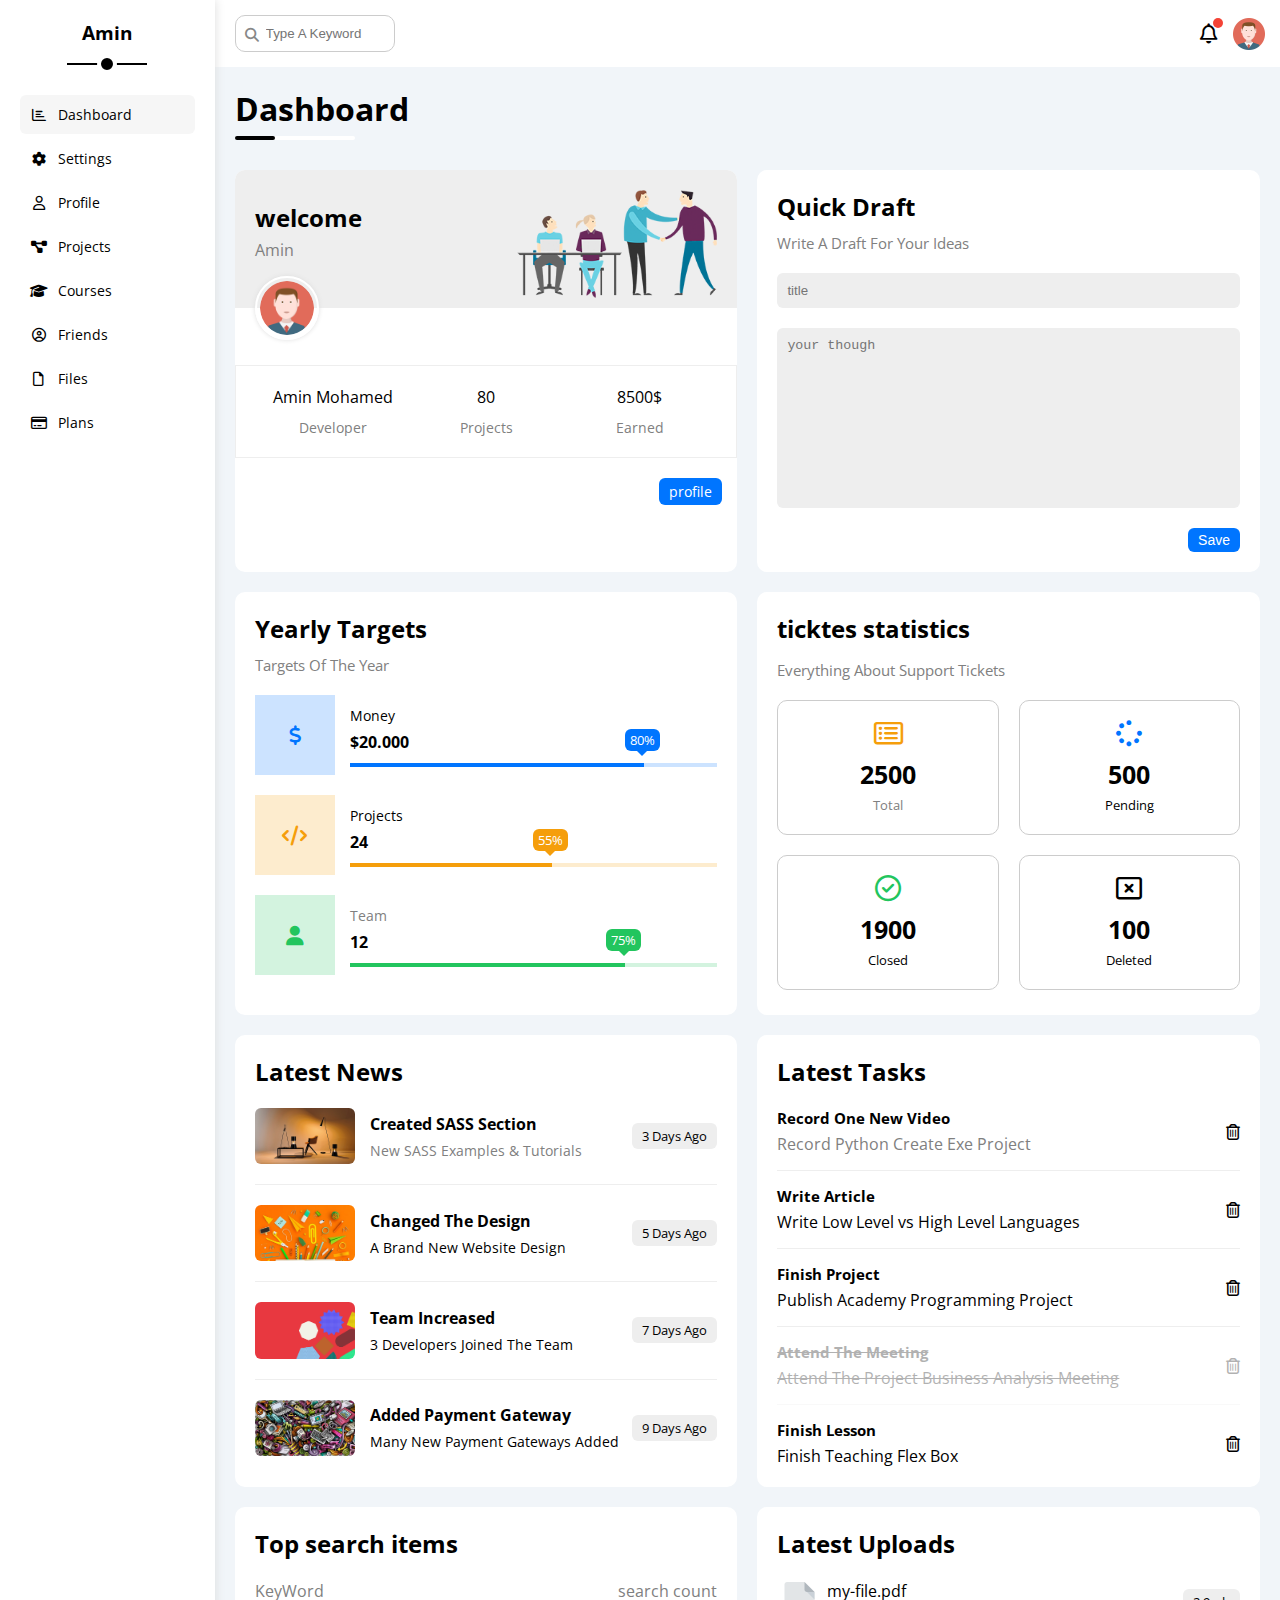
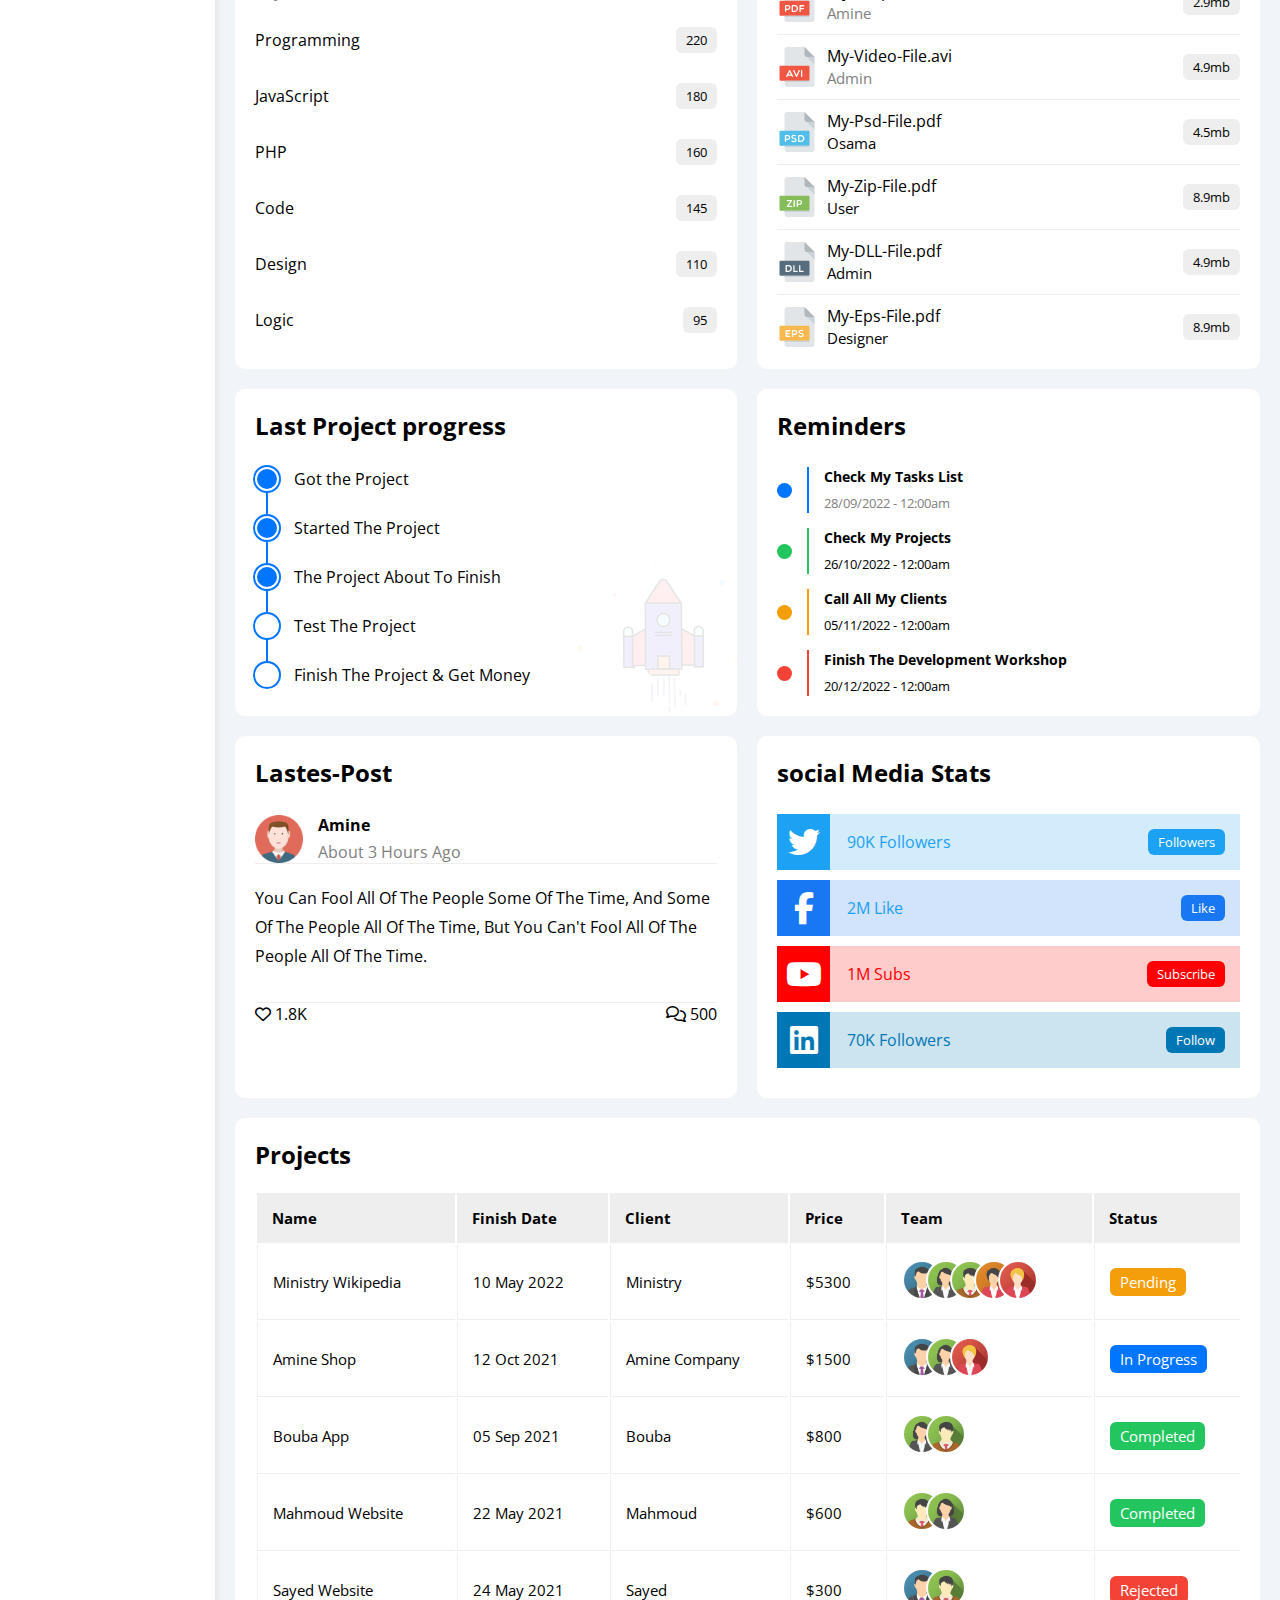
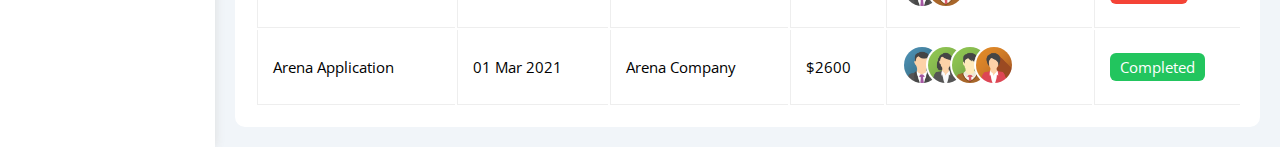
<file: index.html>
<!DOCTYPE html>
<html lang="en">

<head>
    <meta charset="UTF-8" />
    <meta http-equiv="X-UA-Compatible" content="IE=edge" />
    <meta name="viewport" content="width=device-width, initial-scale=1.0" />
    <title>Dashboard</title>
    <link rel="stylesheet" href="./css/all.min.css">
    <link rel="stylesheet" href="./css/framework.css">
    <link rel="stylesheet" href="./css/stayel.css">
    <link rel="preconnect" href="https://fonts.googleapis.com">
    <link rel="preconnect" href="https://fonts.gstatic.com" crossorigin>
    <link href="https://fonts.googleapis.com/css2?family=Open+Sans:ital,wght@0,300..800;1,300..800&display=swap"
        rel="stylesheet">

<body>
    <div class="page d-flex">
        <div class="sidebar  bg-white p-20 p-relative">
            <h3 class=" p-relative txt-c mt-0">Amin</h3>
            <ul>
                <li>
                    <a class="active d-flex align-center fs-14  c-black rad-6 p-10" href=">index.html">
                        <i class="fa-regular fa-chart-bar fa-fw"></i>
                        <span>Dashboard</span>
                    </a>
                </li>
                <li>
                    <a class="d-flex align-center fs-14 c-black rad-6 p-10" href="settings.html">
                        <i class="fa-solid fa-gear fa-fw"></i>
                        <span>Settings</span>
                    </a>
                </li>
                <li>
                    <a class="d-flex align-center fs-14 c-black rad-6 p-10" href="profile.html">
                        <i class="fa-regular fa-user fa-fw"></i>
                        <span>Profile</span>
                    </a>
                </li>
                <li>
                    <a class="d-flex align-center fs-14 c-black rad-6 p-10" href="projects.html">
                        <i class="fa-solid fa-diagram-project fa-fw"></i>
                        <span>Projects</span>
                    </a>
                </li>
                <li>
                    <a class="d-flex align-center fs-14 c-black rad-6 p-10" href="courses.html">
                        <i class="fa-solid fa-graduation-cap fa-fw"></i>
                        <span>Courses</span>
                    </a>
                </li>
                <li>
                    <a class="d-flex align-center fs-14 c-black rad-6 p-10" href="friends.html">
                        <i class="fa-regular fa-circle-user fa-fw"></i>
                        <span>Friends</span>
                    </a>
                </li>
                <li>
                    <a class="d-flex align-center fs-14 c-black rad-6 p-10" href="files.html">
                        <i class="fa-regular fa-file fa-fw"></i>
                        <span>Files</span>
                    </a>
                </li>
                <li>
                    <a class="d-flex align-center fs-14 c-black rad-6 p-10" href="plans.html">
                        <i class="fa-regular fa-credit-card fa-fw"></i>
                        <span>Plans</span>
                    </a>
                </li>
            </ul>
        </div>
        <div class="content w-full">
            <!-- start head -->
            <div class="head bg-white p-15 d-flex align-center between-flex">
                <div class="search p-relative">
                    <input class="p-10" type="search" placeholder="Type A Keyword">
                </div>
                <div class="icon d-flex align-center ">
                    <span class="notification p-relative  ">
                        <i class="fa-regular fa-bell fa-lg"></i>
                    </span>
                    <img src="./image/avatar.png" alt="">
                </div>
            </div>
            <!-- End head -->
            <h1 class="p-relative">Dashboard</h1>
            <div class="wrappre d-grid gap-20">
                <!-- Start Welcome Widget -->
                <div class="welcome bg-white rad-10 txt-c-mobile block-mobile">
                    <div class="intro p-20 between-flex bg-eee">
                        <div>
                            <h2 class="m-0">welcome</h2>
                            <p class="c-gray mt-5">Amin</p>
                        </div>
                        <img src="./image/welcome.png" class="hide-mobile">
                    </div>
                    <img src="./image/avatar.png" class="avatar">
                    <div class="body txt-c d-flex p-20 mt-20 mb-20 block-mobile">
                        <div>Amin Mohamed <span class="d-block c-gray fs-14 mt-10">Developer</span></div>
                        <div>80<span class="d-block c-gray fs-14 mt-10">Projects</span></div>
                        <div>8500$ <span class="d-block c-gray fs-14 mt-10">Earned</span></div>

                    </div>
                    <a href="profile.html" class="visit d-block fs-14 rad-6 bg-blue c-white w-fit btn-shape">profile</a>
                </div>
                <!-- End Welcome Widget -->
                <!-- Start Quick Draft Widget -->
                <div class="quick-drafet p-20 bg-white rad-10">
                    <h2 class=" mt-0 mb-10"> Quick Draft</h2>
                    <p class="mt-0 mb-20 c-gray fs-15">Write A Draft For Your Ideas</p>
                    <form>
                        <input class="d-block mb-20 w-full p-10 b-none bg-eee rad-6" type="text" placeholder="title">
                        <textarea class="d-block mb-20 w-full p-10 b-none bg-eee rad-6"
                            placeholder="your though"></textarea>
                        <input class="save d-block fs-14 bg-blue c-white b-none w-fit btn-shape" type="submit"
                            value="Save">
                    </form>
                </div>

                <!-- End Quick Draft Widget -->
                <!-- Start Targets  Widget-->
                <div class="targets p-20 bg-white rad-10">
                    <h2 class="mt-0 mb-10">Yearly Targets</h2>
                    <p class="mt-0 mb-20 c-gray fs-15">Targets Of The Year</p>
                    <div class="target-row mb-20 blue center-flex">
                        <div class="icon center-flex">
                            <i class="fa-solid fa-dollar-sign fa-lg c-blue"></i>
                        </div>
                        <div class="details">
                            <span class="fs-14 c-grey">Money</span>
                            <span class="d-block mt-5 mb-10 fw-bold">$20.000</span>
                            <div class="progress p-relative">
                                <span class="bg-blue blue" style="width: 80%">
                                    <span class="bg-blue">80%</span>
                                </span>
                            </div>
                        </div>
                    </div>
                    <div class="target-row mb-20 center-flex orange">
                        <div class="icon center-flex">
                            <i class="fa-solid fa-code fa-lg c-orange"></i>
                        </div>
                        <div class="details">
                            <span class="fs-14 c-grey">Projects</span>
                            <span class="d-block mt-5 mb-10 fw-bold">24</span>
                            <div class="progress p-relative">
                                <span class="bg-orange orange" style="width: 55%">
                                    <span class="bg-orange">55%</span>
                                </span>
                            </div>
                        </div>
                    </div>
                    <div class="target-row mb-20 center-flex green">
                        <div class="icon center-flex">
                            <i class="fa-solid fa-user fa-lg c-green"></i>
                        </div>
                        <div class="details">
                            <span class="fs-14 c-gray">Team</span>
                            <span class="d-block mt-5 mb-10 fw-bold">12</span>
                            <div class="progress p-relative">
                                <span class="bg-green green" style="width: 75%">
                                    <span class="bg-green">75%</span>
                                </span>
                            </div>
                        </div>
                    </div>
                </div>
                <!-- End Targets widget -->
                <!-- Start ticktes widget -->
                <div class="ticktes p-20 bg-white rad-10">
                    <h2 class="mt-0 mb-0 ">ticktes statistics</h2>
                    <p class=" mb-20 fs-15 c-gray">Everything About Support Tickets</p>
                    <div class="d-flex txt-c gap-20 f-warb">
                        <div class="box p-20 rad-10  fs-13 c-gray ">
                            <i class="fa-regular fa-rectangle-list fa-2x mb-10 c-orange"></i>
                            <span class="d-block c-black fw-bold fs-25 mb-5">2500</span>
                            Total
                        </div>
                        <div class="box p-20 rad-10 fs-13 c-grey">
                            <i class="fa-solid fa-spinner fa-2x mb-10 c-blue"></i>
                            <span class="d-block c-black fw-bold fs-25 mb-5">500</span>
                            Pending
                        </div>
                        <div class="box p-20 rad-10 fs-13 c-grey">
                            <i class="fa-regular fa-circle-check fa-2x mb-10 c-green"></i>
                            <span class="d-block c-black fw-bold fs-25 mb-5">1900</span>
                            Closed
                        </div>
                        <div class="box p-20 rad-10 fs-13 c-grey">
                            <i class="fa-regular fa-rectangle-xmark fa-2x mb-10 c-red"></i>
                            <span class="d-block c-black fw-bold fs-25 mb-5">100</span>
                            Deleted
                        </div>

                    </div>
                </div>
                <!-- End ticktes widget -->
                <!-- start latest News -->
                <div class="latest-News p-20 bg-white rad-10 txt-c-mobile">
                    <h2 class="mt-0 mb-20"> Latest News</h2>
                    <div class="news-row d-flex align-center">
                        <img src="./image/news-01.png" alt="">
                        <div class="info">
                            <h3>Created SASS Section</h3>
                            <p class="m-0 fs-14 c-gray">New SASS Examples & Tutorials</p>
                        </div>
                        <div class="btn-shape bg-eee fs-13 label">3 Days Ago</div>
                    </div>
                    <div class="news-row d-flex align-center">
                        <img decoding="async" src="./image/news-02.png" alt="" />
                        <div class="info">
                            <h3>Changed The Design</h3>
                            <p class="m-0 fs-14 c-grey">A Brand New Website Design</p>
                        </div>
                        <div class="btn-shape bg-eee fs-13 label">5 Days Ago</div>
                    </div>
                    <div class="news-row d-flex align-center">
                        <img decoding="async" src="./image/news-03.png" alt="" />
                        <div class="info">
                            <h3>Team Increased</h3>
                            <p class="m-0 fs-14 c-grey">3 Developers Joined The Team</p>
                        </div>
                        <div class="btn-shape bg-eee fs-13 label">7 Days Ago</div>
                    </div>
                    <div class="news-row d-flex align-center">
                        <img decoding="async" src="./image/news-04.png" alt="" />
                        <div class="info">
                            <h3>Added Payment Gateway</h3>
                            <p class="m-0 fs-14 c-grey">Many New Payment Gateways Added</p>
                        </div>
                        <div class="btn-shape bg-eee fs-13 label">9 Days Ago</div>
                    </div>
                </div>
                <!-- End latest News-->
                <!-- start tasks -->
                <div class="tasks p-20 bg-white rad-10">
                    <h2 class="mt-0 mb-20">Latest Tasks</h2>
                    <div class="task-row between-flex">
                        <div class="info">
                            <h3 class="mt-0 mb-5 fs-15">Record One New Video</h3>
                            <p class="m-0 c-gray">Record Python Create Exe Project</p>
                        </div>
                        <i class="fa-regular fa-trash-can delete"></i>
                    </div>
                    <div class="task-row between-flex">
                        <div class="info">
                            <h3 class="mt-0 mb-5 fs-15">Write Article</h3>
                            <p class="m-0 c-grey">Write Low Level vs High Level Languages</p>
                        </div>
                        <i class="fa-regular fa-trash-can delete"></i>
                    </div>
                    <div class="task-row between-flex">
                        <div class="info">
                            <h3 class="mt-0 mb-5 fs-15">Finish Project</h3>
                            <p class="m-0 c-grey">Publish Academy Programming Project</p>
                        </div>
                        <i class="fa-regular fa-trash-can delete"></i>
                    </div>
                    <div class="task-row between-flex done">
                        <div class="info">
                            <h3 class="mt-0 mb-5 fs-15">Attend The Meeting</h3>
                            <p class="m-0 c-grey">Attend The Project Business Analysis Meeting</p>
                        </div>
                        <i class="fa-regular fa-trash-can delete"></i>
                    </div>
                    <div class="task-row between-flex">
                        <div class="info">
                            <h3 class="mt-0 mb-5 fs-15">Finish Lesson</h3>
                            <p class="m-0 c-grey">Finish Teaching Flex Box</p>
                        </div>
                        <i class="fa-regular fa-trash-can delete"></i>
                    </div>
                </div>
                <!-- End tasks -->
                <!-- Start Top Search Word Widget -->
                <div class="search-items p-20 bg-white rad-10">
                    <h2 class="mt-0 mb-20">Top search items</h2>
                    <div class="items-head d-flex between-flex c-gray mb-10">
                        <div>KeyWord</div>
                        <div>search count</div>
                    </div>
                    <div class="items d-flex between-flex pt-15 pb-15 ">
                        <span>Programming</span>
                        <span class="bg-eee btn-shape fs-13">220</span>
                    </div>
                    <div class="items d-flex between-flex pt-15 pb-15">
                        <span>JavaScript</span>
                        <span class="bg-eee btn-shape fs-13">180</span>
                    </div>
                    <div class="items d-flex between-flex pt-15 pb-15">
                        <span>PHP</span>
                        <span class="bg-eee btn-shape fs-13">160</span>
                    </div>
                    <div class="items d-flex between-flex pt-15 pb-15">
                        <span>Code</span>
                        <span class="bg-eee btn-shape fs-13">145</span>
                    </div>
                    <div class="items d-flex between-flex pt-15 pb-15">
                        <span>Design</span>
                        <span class="bg-eee btn-shape fs-13">110</span>
                    </div>
                    <div class="items d-flex between-flex pt-15 pb-15">
                        <span>Logic</span>
                        <span class="bg-eee btn-shape fs-13">95</span>
                    </div>
                </div>
                <!-- End Top Search Word Widget -->
                <!-- Start latest Uploads -->
                <div class="latest-uploads p-20 bg-white rad-10">
                    <h2 class="mt-0 mb-20">Latest Uploads</h2>
                    <ul class="m-0">
                        <li class="between-flex pb-10 mb-10">
                            <div class="d-flex align-center">
                                <img class="mr-10" src="./image/pdf.svg" alt="">
                                <div>
                                    <span class="d-block">my-file.pdf</span>
                                    <span class="fs-15 c-gray">Amine</span>
                                </div>
                            </div>
                            <div class="bg-eee btn-shape fs-13">
                                2.9mb
                            </div>
                        </li>
                        <li class="between-flex pb-10 mb-10">
                            <div class="d-flex align-center">
                                <img decoding="async" class="mr-10" src="./image/avi.svg" alt="" />
                                <div>
                                    <span class="d-block">My-Video-File.avi</span>
                                    <span class="fs-15 c-gray">Admin</span>
                                </div>
                            </div>
                            <div class="bg-eee btn-shape fs-13">4.9mb</div>
                        </li>
                        <li class="between-flex pb-10 mb-10">
                            <div class="d-flex align-center">
                                <img decoding="async" class="mr-10" src="./image/psd.svg" alt="" />
                                <div>
                                    <span class="d-block">My-Psd-File.pdf</span>
                                    <span class="fs-15 c-grey">Osama</span>
                                </div>
                            </div>
                            <div class="bg-eee btn-shape fs-13">4.5mb</div>
                        </li>
                        <li class="between-flex pb-10 mb-10">
                            <div class="d-flex align-center">
                                <img decoding="async" class="mr-10" src="./image/zip.svg" alt="" />
                                <div>
                                    <span class="d-block">My-Zip-File.pdf</span>
                                    <span class="fs-15 c-grey">User</span>
                                </div>
                            </div>
                            <div class="bg-eee btn-shape fs-13">8.9mb</div>
                        </li>
                        <li class="between-flex pb-10 mb-10">
                            <div class="d-flex align-center">
                                <img decoding="async" class="mr-10" src="./image/dll.svg" alt="" />
                                <div>
                                    <span class="d-block">My-DLL-File.pdf</span>
                                    <span class="fs-15 c-grey">Admin</span>
                                </div>
                            </div>
                            <div class="bg-eee btn-shape fs-13">4.9mb</div>
                        </li>
                        <li class="between-flex">
                            <div class="d-flex align-center">
                                <img decoding="async" class="mr-10" src="./image/eps.svg" alt="" />
                                <div>
                                    <span class="d-block">My-Eps-File.pdf</span>
                                    <span class="fs-15 c-grey">Designer</span>
                                </div>
                            </div>
                            <div class="bg-eee btn-shape fs-13">8.9mb</div>
                        </li>
                    </ul>
                </div>
                <!-- End latest Uploads -->
                <!-- Start last project -->
                <div class="last-project bg-white p-20 rad-10 p-relative">
                    <h2 class="mt-0 mb-0"> Last Project progress</h2>
                    <ul class="m-0 p-relative">
                        <li class="mt-25 d-flex align-center done">Got the Project</li>
                        <li class="mt-25 d-flex align-center done">Started The Project</li>
                        <li class="mt-25 d-flex align-center done">The Project About To Finish</li>
                        <li class="mt-25 d-flex align-center current">Test The Project</li>
                        <li class="mt-25 d-flex align-center">Finish The Project & Get Money</li>
                    </ul>
                    <img class="lanch-icon hide-mobile" src="./image/project.png" alt="">
                </div>
                <!-- end last project -->
                <!-- start Reminders -->
                <div class="reminders p-20 bg-white rad-10 p-relative">
                    <h2 class="mt-0 mb-25">Reminders</h2>
                    <ul class="m-0">
                        <li class="d-flex align-center mt-15">
                            <span class="key bg-blue mr-15 d-block rad-half"></span>
                            <div class="pl-15 blue">
                                <p class="fs-14 fw-bold mt-0 mb-5">Check My Tasks List</p>
                                <span class="fs-13 c-gray">28/09/2022 - 12:00am</span>
                            </div>
                        </li>
                        <li class="d-flex align-center mt-15">
                            <span class="key bg-green mr-15 d-block rad-half"></span>
                            <div class="pl-15 green">
                                <p class="fs-14 fw-bold mt-0 mb-5">Check My Projects</p>
                                <span class="fs-13 c-grey">26/10/2022 - 12:00am</span>
                            </div>
                        </li>
                        <li class="d-flex align-center mt-15">
                            <span class="key bg-orange mr-15 d-block rad-half"></span>
                            <div class="pl-15 orange">
                                <p class="fs-14 fw-bold mt-0 mb-5">Call All My Clients</p>
                                <span class="fs-13 c-grey">05/11/2022 - 12:00am</span>
                            </div>
                        </li>
                        <li class="d-flex align-center mt-15">
                            <span class="key bg-red mr-15 d-block rad-half"></span>
                            <div class="pl-15 red">
                                <p class="fs-14 fw-bold mt-0 mb-5">Finish The Development Workshop</p>
                                <span class="fs-13 c-grey">20/12/2022 - 12:00am</span>
                            </div>
                        </li>


                    </ul>
                </div>
                <!-- End Reminders -->
                <!-- Start Lastes Post widget -->
                <div class="lastes-post p-20 bg-white rad-10 p-relative">
                    <h2 class="mt-0 mb-25">Lastes-Post</h2>
                    <div class="Top d-flex align-center">
                        <img class="avatar mr-15" src="./image/avatar.png" alt="">
                        <div class="info">
                            <span class="d-block mb-5 fw-bold">Amine</span>
                            <span class="c-gray">About 3 Hours Ago</span>
                        </div>
                    </div>
                    <div class="post-content txt-c-mobile pt-20 pb-20 mt-0 mb-0">
                        You can fool all of the people some of the time, and some of the people all of the time, but you
                        can't
                        fool all of the people all of the time.
                    </div>
                    <div class="post-stats between-flex c-grey">
                        <div>
                            <i class="fa-regular fa-heart"></i>
                            <span>1.8K</span>
                        </div>
                        <div>
                            <i class="fa-regular fa-comments"></i>
                            <span>500</span>
                        </div>
                    </div>
                </div>
                <!-- End Lastes widget -->
                <!-- Start social media widget -->
                <div class="social-media p-20 bg-white rad-10 p-relative">
                    <h2 class="mt-0 mb-25">social Media Stats</h2>
                    <div class="box twitter p-15 p-relative mb-10 between-flex">
                        <i class="fa-brands fa-twitter fa-2x c-white h-full center-flex"></i>
                        <span>90K Followers</span>
                        <a class="fs-13 c-white btn-shape" href="#"> Followers</a>
                    </div>
                    <div class="box facebook p-15 p-relative mb-10 between-flex">
                        <i class="fa-brands fa-facebook-f fa-2x c-white h-full center-flex"></i>
                        <span>2M Like</span>
                        <a class="fs-13 c-white btn-shape" href="#">Like</a>
                    </div>
                    <div class="box youtube p-15 p-relative mb-10 between-flex">
                        <i class="fa-brands fa-youtube fa-2x c-white h-full center-flex"></i>
                        <span>1M Subs</span>
                        <a class="fs-13 c-white btn-shape" href="#">Subscribe</a>
                    </div>
                    <div class="box linkedin p-15 p-relative mb-10 between-flex">
                        <i class="fa-brands fa-linkedin fa-2x c-white h-full center-flex"></i>
                        <span>70K Followers</span>
                        <a class="fs-13 c-white btn-shape" href="#">Follow</a>
                    </div>





                </div>











                <!-- End social media widget -->




            </div>
            <!-- start Project Table -->
            <div class="Projects p-20 bg-white rad-10 m-20">
                <h2 class="mt-0 mb-20">Projects</h2>
                <div class="responsive-table">
                    <table class="fs-15 w-full">
                        <thead>
                            <tr>
                                <td>Name</td>
                                <td>Finish Date</td>
                                <td>Client</td>
                                <td>Price</td>
                                <td>Team</td>
                                <td>Status</td>
                            </tr>
                        </thead>
                        <tbody>
                            <tr>
                                <td>Ministry Wikipedia</td>
                                <td>10 May 2022</td>
                                <td>Ministry</td>
                                <td>$5300</td>
                                <td>
                                    <img decoding="async" src="./image/team-01.png" alt="" />
                                    <img decoding="async" src="./image/team-02.png" alt="" />
                                    <img decoding="async" src="./image/team-03.png" alt="" />
                                    <img decoding="async" src="./image/team-04.png" alt="" />
                                    <img decoding="async" src="./image/team-05.png" alt="" />

                                </td>
                                <td>
                                    <span class="label btn-shape bg-orange c-white">Pending</span>
                                </td>
                            </tr>
                            <tr>
                                <td>Amine Shop</td>
                                <td>12 Oct 2021</td>
                                <td>Amine Company</td>
                                <td>$1500</td>
                                <td>
                                    <img decoding="async" src="./image/team-01.png" alt="" />
                                    <img decoding="async" src="./image/team-02.png" alt="" />
                                    <img decoding="async" src="./image/team-05.png" alt="" />
                                </td>
                                <td><span class="label btn-shape bg-blue c-white">In Progress</span></td>
                            </tr>
                            <tr>
                                <td>Bouba App</td>
                                <td>05 Sep 2021</td>
                                <td>Bouba</td>
                                <td>$800</td>
                                <td>
                                    <img decoding="async" src="./image/team-02.png" alt="" />
                                    <img decoding="async" src="./image/team-03.png" alt="" />
                                </td>
                                <td><span class="label btn-shape bg-green c-white">Completed</span></td>
                            </tr>
                            <tr>
                                <td>Mahmoud Website</td>
                                <td>22 May 2021</td>
                                <td>Mahmoud</td>
                                <td>$600</td>
                                <td>
                                    <img decoding="async" src="./image/team-03.png" alt="" />
                                    <img decoding="async" src="./image/team-02.png" alt="" />
                                </td>
                                <td><span class="label btn-shape bg-green c-white">Completed</span></td>
                            </tr>
                            <tr>
                                <td>Sayed Website</td>
                                <td>24 May 2021</td>
                                <td>Sayed</td>
                                <td>$300</td>
                                <td>
                                    <img decoding="async" src="./image/team-01.png" alt="" />
                                    <img decoding="async" src="./image/team-03.png" alt="" />
                                </td>
                                <td><span class="label btn-shape bg-red c-white">Rejected</span></td>
                            </tr>
                            <tr>
                                <td>Arena Application</td>
                                <td>01 Mar 2021</td>
                                <td>Arena Company</td>
                                <td>$2600</td>
                                <td>
                                    <img decoding="async" src="./image/team-01.png" alt="" />
                                    <img decoding="async" src="./image/team-02.png" alt="" />
                                    <img decoding="async" src="./image/team-03.png" alt="" />
                                    <img decoding="async" src="./image/team-04.png" alt="" />
                                </td>
                                <td><span class="label btn-shape bg-green c-white">Completed</span></td>
                            </tr>
                        </tbody>
                    </table>
                </div>



            </div>








            <!-- End Project Table -->
        </div>





    </div>


    </div>



</body>

</html>
</file>
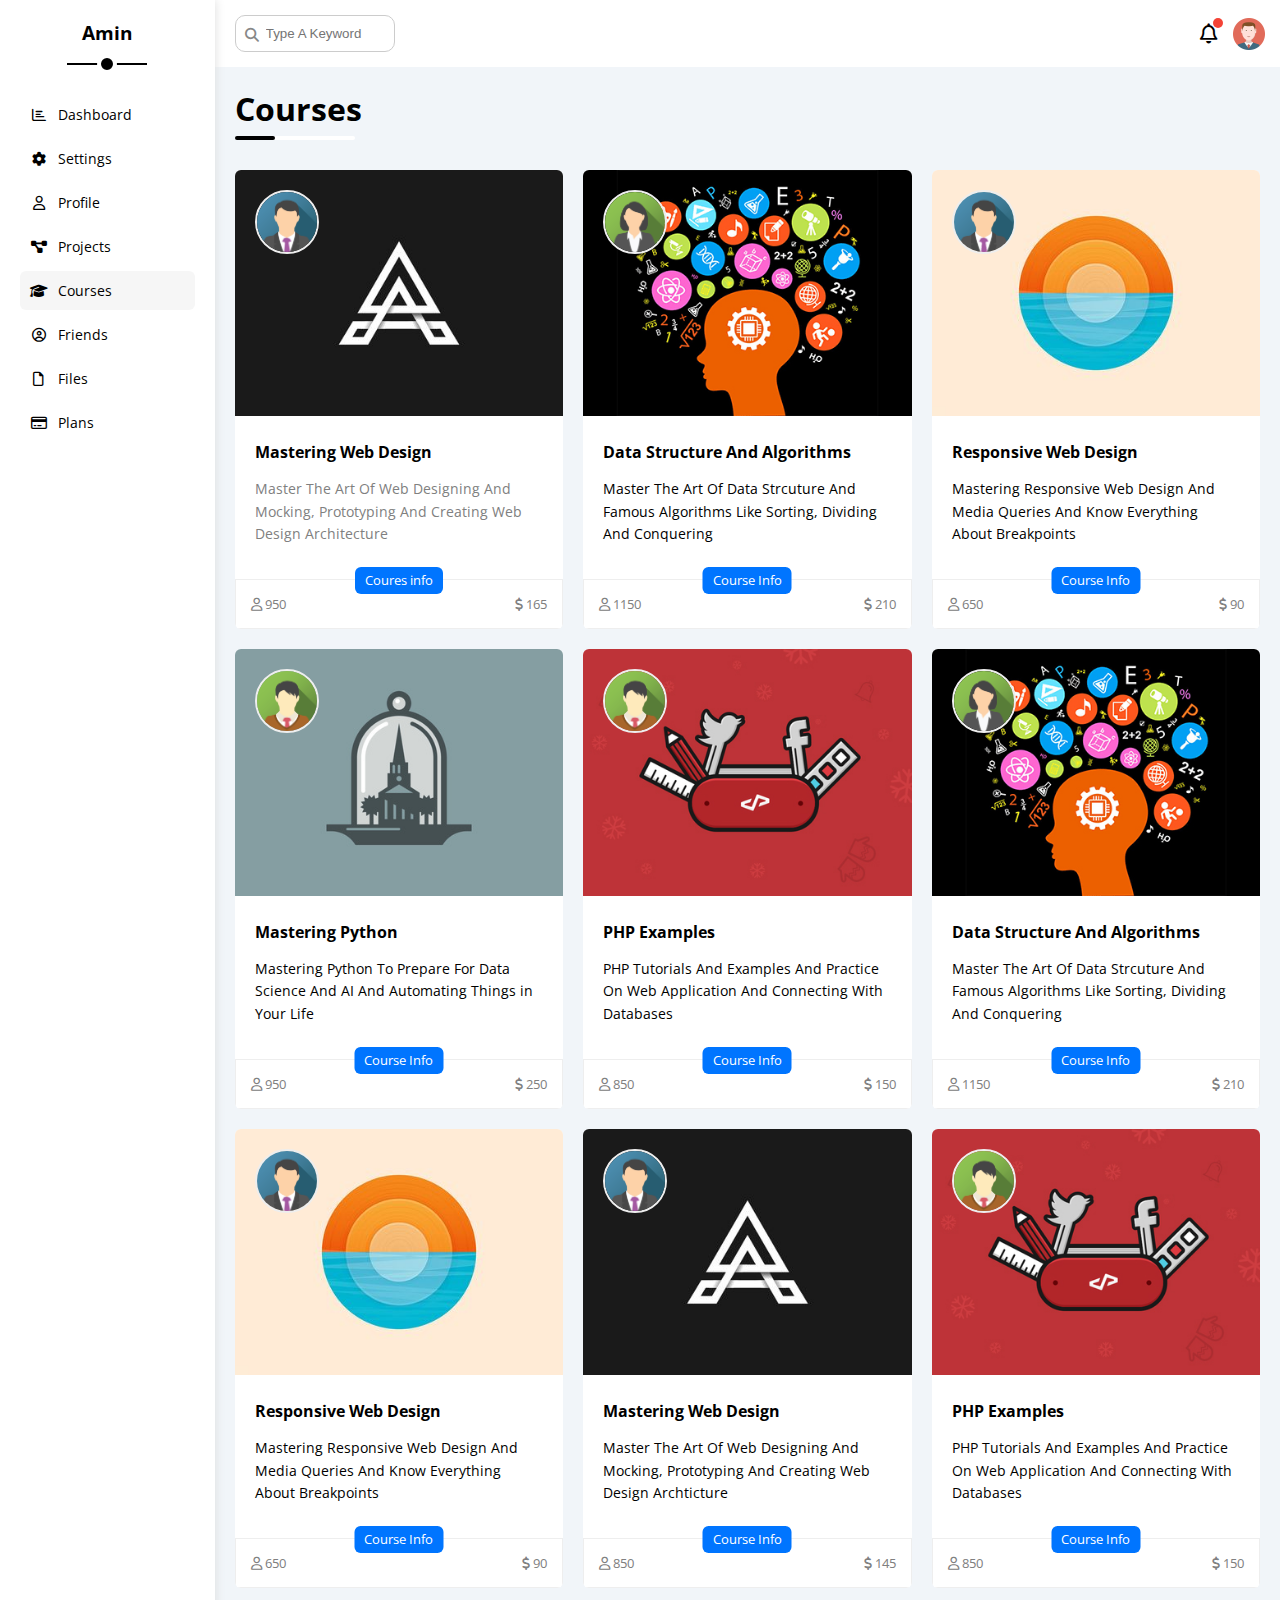
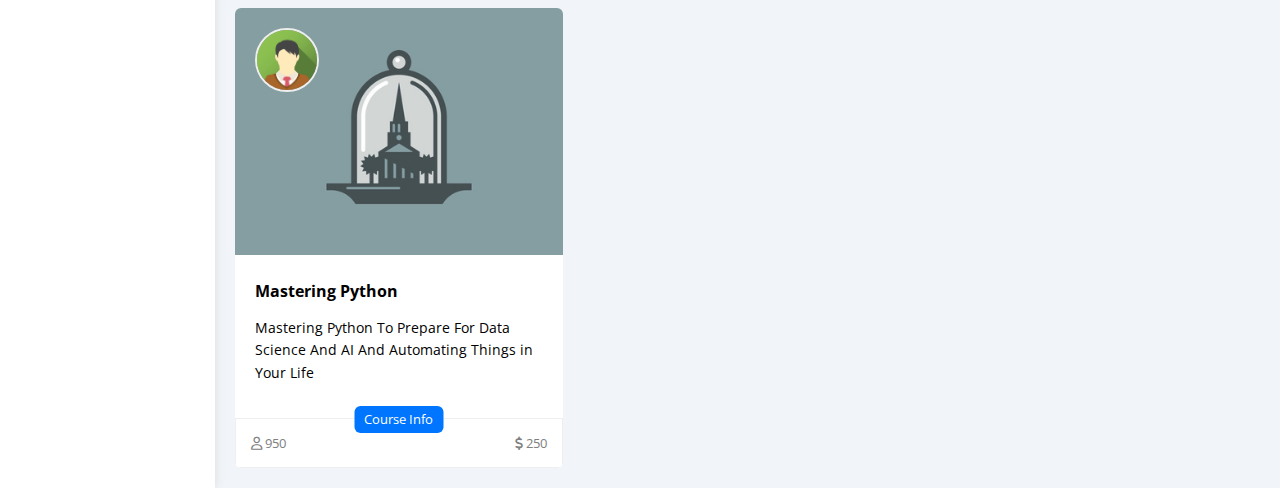
<file: courses.html>
<!DOCTYPE html>
<html lang="en">

<head>
    <meta charset="UTF-8" />
    <meta http-equiv="X-UA-Compatible" content="IE=edge" />
    <meta name="viewport" content="width=device-width, initial-scale=1.0" />
    <title>Courses</title>
    <link rel="stylesheet" href="./css/all.min.css">
    <link rel="stylesheet" href="./css/framework.css">
    <link rel="stylesheet" href="./css/stayel.css">
    <link rel="preconnect" href="https://fonts.googleapis.com">
    <link rel="preconnect" href="https://fonts.gstatic.com" crossorigin>
    <link href="https://fonts.googleapis.com/css2?family=Open+Sans:ital,wght@0,300..800;1,300..800&display=swap"
        rel="stylesheet">

<body>
    <div class="page d-flex">
        <div class="sidebar  bg-white p-20 p-relative">
            <h3 class=" p-relative txt-c mt-0">Amin</h3>
            <ul>
                <li>
                    <a class=" d-flex align-center fs-14  c-black rad-6 p-10" href=">index.html">
                        <i class="fa-regular fa-chart-bar fa-fw"></i>
                        <span>Dashboard</span>
                    </a>
                </li>
                <li>
                    <a class="d-flex align-center fs-14 c-black rad-6 p-10" href="settings.html">
                        <i class="fa-solid fa-gear fa-fw"></i>
                        <span>Settings</span>
                    </a>
                </li>
                <li>
                    <a class=" d-flex align-center fs-14 c-black rad-6 p-10" href="profile.html">
                        <i class="fa-regular fa-user fa-fw"></i>
                        <span>Profile</span>
                    </a>
                </li>
                <li>
                    <a class=" d-flex align-center fs-14 c-black rad-6 p-10" href="projects.html">
                        <i class="fa-solid fa-diagram-project fa-fw"></i>
                        <span>Projects</span>
                    </a>
                </li>
                <li>
                    <a class=" active d-flex align-center fs-14 c-black rad-6 p-10" href="courses.html">
                        <i class="fa-solid fa-graduation-cap fa-fw"></i>
                        <span>Courses</span>
                    </a>
                </li>
                <li>
                    <a class="d-flex align-center fs-14 c-black rad-6 p-10" href="friends.html">
                        <i class="fa-regular fa-circle-user fa-fw"></i>
                        <span>Friends</span>
                    </a>
                </li>
                <li>
                    <a class="d-flex align-center fs-14 c-black rad-6 p-10" href="files.html">
                        <i class="fa-regular fa-file fa-fw"></i>
                        <span>Files</span>
                    </a>
                </li>
                <li>
                    <a class="d-flex align-center fs-14 c-black rad-6 p-10" href="plans.html">
                        <i class="fa-regular fa-credit-card fa-fw"></i>
                        <span>Plans</span>
                    </a>
                </li>
            </ul>
        </div>
        <div class="content w-full">
            <!-- start head -->
            <div class="head bg-white p-15 d-flex align-center between-flex">
                <div class="search p-relative">
                    <input class="p-10" type="search" placeholder="Type A Keyword">
                </div>
                <div class="icon d-flex align-center ">
                    <span class="notification p-relative  ">
                        <i class="fa-regular fa-bell fa-lg"></i>
                    </span>
                    <img src="./image/avatar.png" alt="">
                </div>
            </div>
            <!-- End head -->
            <h1 class="p-relative">Courses</h1>
            <div class="courses-page d-grid gap-20 m-20">
                <div class="course bg-white rad-6 p-relative">
                    <img class="cover" src="./image/course-01.jpg" alt="">
                    <img class="instructor" src="./image/team-01.png" alt="">
                    <div class="p-20">
                        <h4 class="m-0">Mastering Web Design</h4>
                        <p class="description c-gray mt-15 fs-14">
                            Master The Art Of Web Designing And Mocking, Prototyping And Creating Web Design
                            Architecture
                        </p>
                    </div>
                    <div class="info p-15 p-relative between-flex">
                        <span class="title bg-blue c-white btn-shape">Coures info</span>
                        <span class="c-gray">
                            <i class="fa-regular fa-user"></i>
                            950
                        </span>
                        <span class="c-gray">
                            <i class="fa-solid fa-dollar-sign"></i>
                            165
                        </span>
                    </div>
                </div>
                <div class="course bg-white rad-6 p-relative">
                    <img class="cover" src="./image/course-02.jpg" alt="" />
                    <img class="instructor" src="./image/team-02.png" alt="" />
                    <div class="p-20">
                        <h4 class="m-0">Data Structure And Algorithms</h4>
                        <p class="description c-grey mt-15 fs-14">
                            Master The Art Of Data Strcuture And Famous Algorithms Like Sorting, Dividing And Conquering
                        </p>
                    </div>
                    <div class="info p-15 p-relative between-flex">
                        <span class="title bg-blue c-white btn-shape">Course Info</span>
                        <span class="c-gray"> <i class="fa-regular fa-user"></i> 1150</span>
                        <span class="c-gray"><i class="fa-solid fa-dollar-sign"></i> 210</span>
                    </div>
                </div>
                <div class="course bg-white rad-6 p-relative">
                    <img class="cover" src="./image/course-03.jpg" alt="" />
                    <img class="instructor" src="./image/team-01.png" alt="" />
                    <div class="p-20">
                        <h4 class="m-0">Responsive Web Design</h4>
                        <p class="description c-grey mt-15 fs-14">
                            Mastering Responsive Web Design And Media Queries And Know Everything About Breakpoints
                        </p>
                    </div>
                    <div class="info p-15 p-relative between-flex">
                        <span class="title bg-blue c-white btn-shape">Course Info</span>
                        <span class="c-gray"> <i class="fa-regular fa-user"></i> 650</span>
                        <span class="c-gray"><i class="fa-solid fa-dollar-sign"></i> 90</span>
                    </div>
                </div>
                <div class="course bg-white rad-6 p-relative">
                    <img class="cover" src="./image/course-04.jpg" alt="" />
                    <img class="instructor" src="./image/team-03.png" alt="" />
                    <div class="p-20">
                        <h4 class="m-0">Mastering Python</h4>
                        <p class="description c-grey mt-15 fs-14">
                            Mastering Python To Prepare For Data Science And AI And Automating Things in Your Life
                        </p>
                    </div>
                    <div class="info p-15 p-relative between-flex">
                        <span class="title bg-blue c-white btn-shape">Course Info</span>
                        <span class="c-gray"> <i class="fa-regular fa-user"></i> 950</span>
                        <span class="c-gray"><i class="fa-solid fa-dollar-sign"></i> 250</span>
                    </div>
                </div>
                <div class="course bg-white rad-6 p-relative">
                    <img class="cover" src="./image/course-05.jpg" alt="" />
                    <img class="instructor" src="./image/team-03.png" alt="" />
                    <div class="p-20">
                        <h4 class="m-0">PHP Examples</h4>
                        <p class="description c-grey mt-15 fs-14">
                            PHP Tutorials And Examples And Practice On Web Application And Connecting With Databases
                        </p>
                    </div>
                    <div class="info p-15 p-relative between-flex">
                        <span class="title bg-blue c-white btn-shape">Course Info</span>
                        <span class="c-gray"> <i class="fa-regular fa-user"></i> 850</span>
                        <span class="c-gray"><i class="fa-solid fa-dollar-sign"></i> 150</span>
                    </div>
                </div>
                <div class="course bg-white rad-6 p-relative">
                    <img class="cover" src="./image/course-02.jpg" alt="" />
                    <img class="instructor" src="./image/team-02.png" alt="" />
                    <div class="p-20">
                        <h4 class="m-0">Data Structure And Algorithms</h4>
                        <p class="description c-grey mt-15 fs-14">
                            Master The Art Of Data Strcuture And Famous Algorithms Like Sorting, Dividing And Conquering
                        </p>
                    </div>
                    <div class="info p-15 p-relative between-flex">
                        <span class="title bg-blue c-white btn-shape">Course Info</span>
                        <span class="c-gray"> <i class="fa-regular fa-user"></i> 1150</span>
                        <span class="c-gray"><i class="fa-solid fa-dollar-sign"></i> 210</span>
                    </div>
                </div>
                <div class="course bg-white rad-6 p-relative">
                    <img class="cover" src="./image/course-03.jpg" alt="" />
                    <img class="instructor" src="./image/team-01.png" alt="" />
                    <div class="p-20">
                        <h4 class="m-0">Responsive Web Design</h4>
                        <p class="description c-grey mt-15 fs-14">
                            Mastering Responsive Web Design And Media Queries And Know Everything About Breakpoints
                        </p>
                    </div>
                    <div class="info p-15 p-relative between-flex">
                        <span class="title bg-blue c-white btn-shape">Course Info</span>
                        <span class="c-gray"> <i class="fa-regular fa-user"></i> 650</span>
                        <span class="c-gray"><i class="fa-solid fa-dollar-sign"></i> 90</span>
                    </div>
                </div>
                <div class="course bg-white rad-6 p-relative">
                    <img class="cover" src="./image/course-01.jpg" alt="" />
                    <img class="instructor" src="./image/team-01.png" alt="" />
                    <div class="p-20">
                        <h4 class="m-0">Mastering Web Design</h4>
                        <p class="description c-grey mt-15 fs-14">
                            Master The Art Of Web Designing And Mocking, Prototyping And Creating Web Design Archticture
                        </p>
                    </div>
                    <div class="info p-15 p-relative between-flex">
                        <span class="title bg-blue c-white btn-shape">Course Info</span>
                        <span class="c-gray"> <i class="fa-regular fa-user"></i> 850</span>
                        <span class="c-gray"><i class="fa-solid fa-dollar-sign"></i> 145</span>
                    </div>
                </div>
                <div class="course bg-white rad-6 p-relative">
                    <img class="cover" src="./image/course-05.jpg" alt="" />
                    <img class="instructor" src="./image/team-03.png" alt="" />
                    <div class="p-20">
                        <h4 class="m-0">PHP Examples</h4>
                        <p class="description c-grey mt-15 fs-14">
                            PHP Tutorials And Examples And Practice On Web Application And Connecting With Databases
                        </p>
                    </div>
                    <div class="info p-15 p-relative between-flex">
                        <span class="title bg-blue c-white btn-shape">Course Info</span>
                        <span class="c-gray"> <i class="fa-regular fa-user"></i> 850</span>
                        <span class="c-gray"><i class="fa-solid fa-dollar-sign"></i> 150</span>
                    </div>
                </div>
                <div class="course bg-white rad-6 p-relative">
                    <img class="cover" src="./image/course-04.jpg" alt="" />
                    <img class="instructor" src="./image/team-03.png" alt="" />
                    <div class="p-20">
                        <h4 class="m-0">Mastering Python</h4>
                        <p class="description c-grey mt-15 fs-14">
                            Mastering Python To Prepare For Data Science And AI And Automating Things in Your Life
                        </p>
                    </div>
                    <div class="info p-15 p-relative between-flex">
                        <span class="title bg-blue c-white btn-shape">Course Info</span>
                        <span class="c-gray"> <i class="fa-regular fa-user"></i> 950</span>
                        <span class="c-gray"><i class="fa-solid fa-dollar-sign"></i> 250</span>
                    </div>
                </div>
            </div>
        </div>
    </div>

<body>
</file>
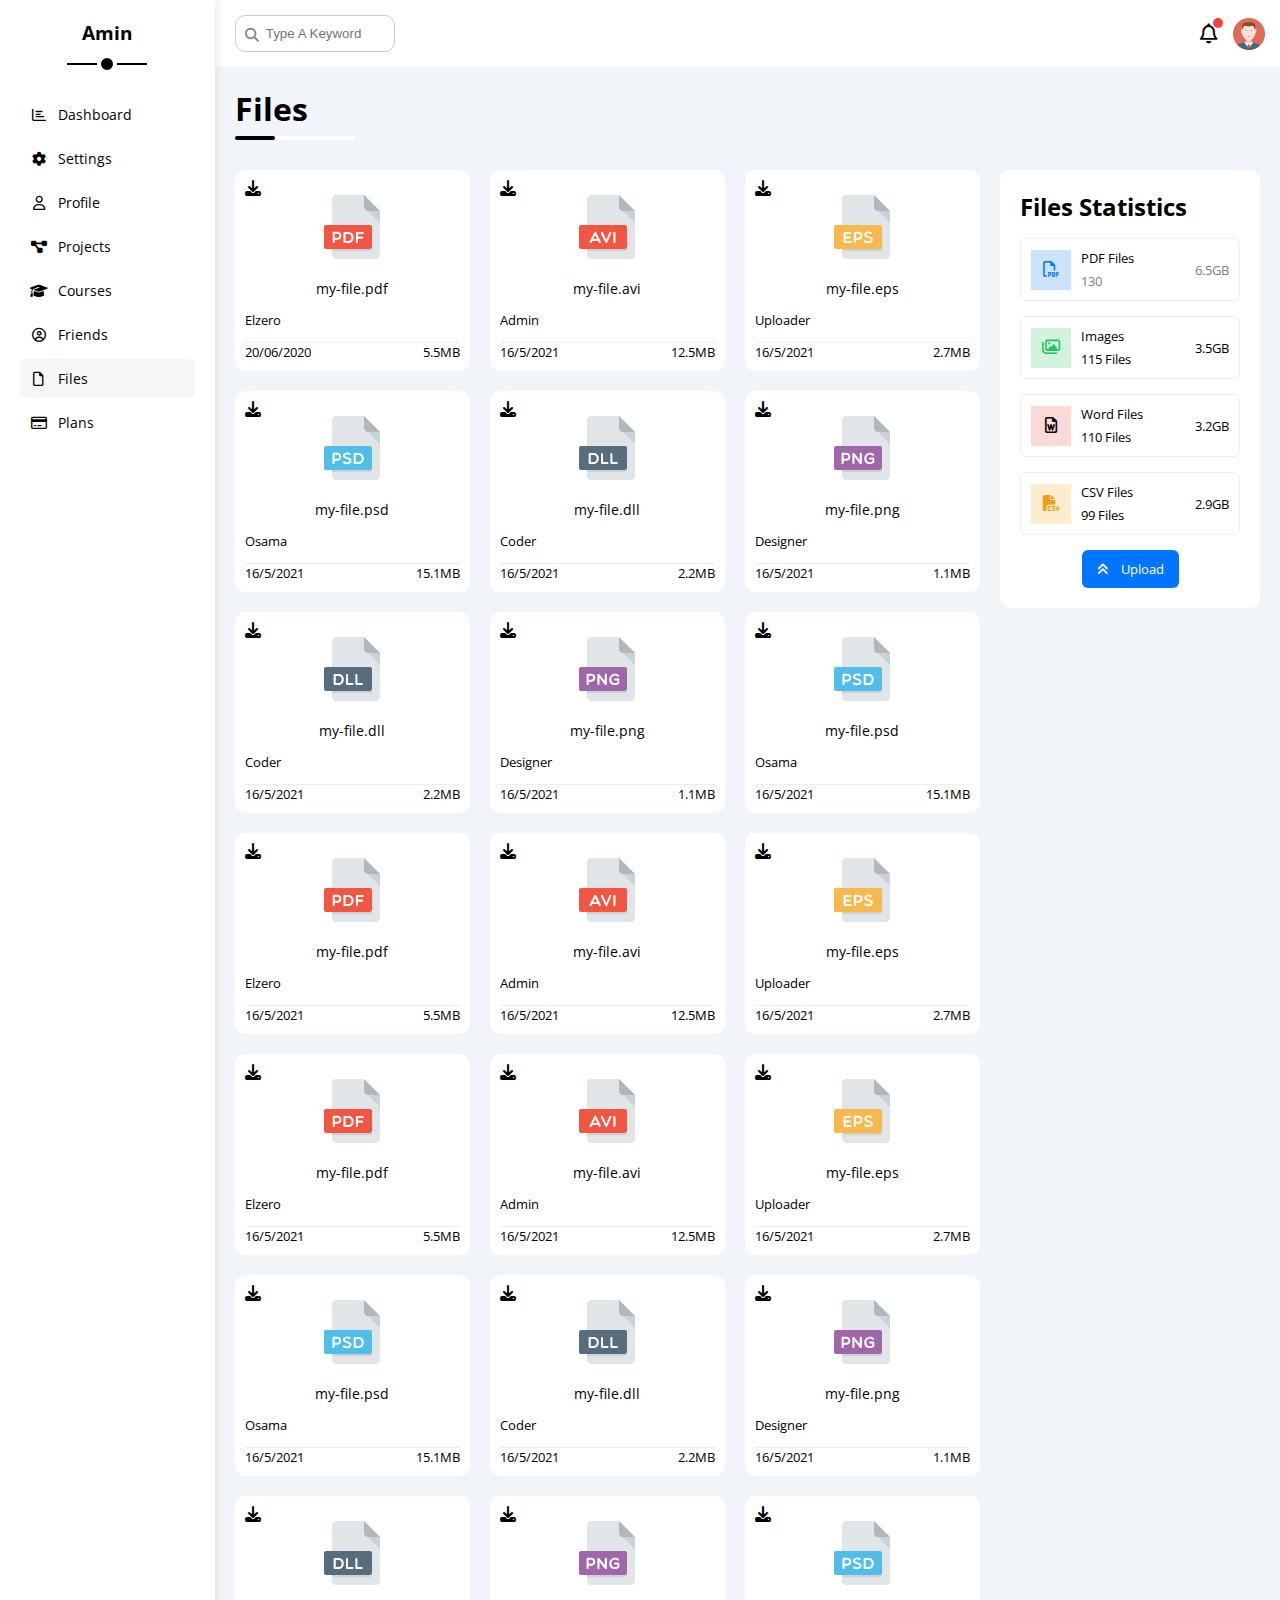
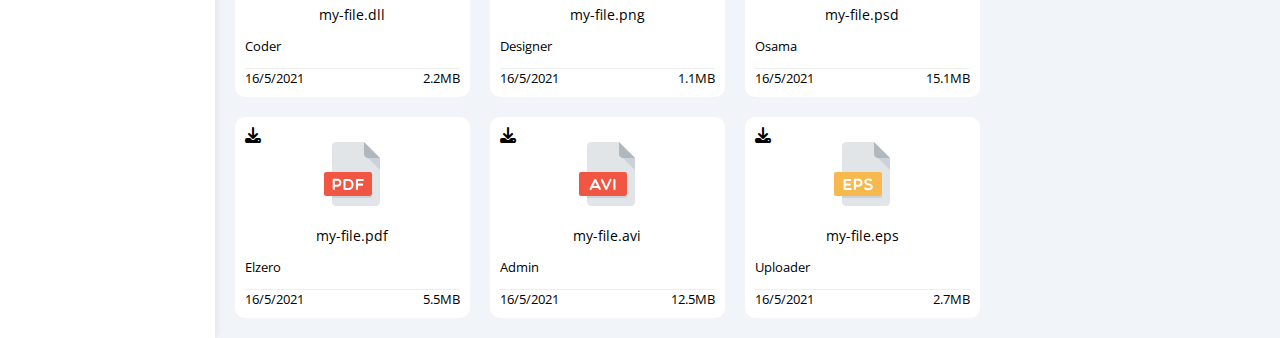
<file: files.html>
<!DOCTYPE html>
<html lang="en">

<head>
    <meta charset="UTF-8" />
    <meta http-equiv="X-UA-Compatible" content="IE=edge" />
    <meta name="viewport" content="width=device-width, initial-scale=1.0" />
    <title>Files</title>
    <link rel="stylesheet" href="./css/all.min.css">
    <link rel="stylesheet" href="./css/framework.css">
    <link rel="stylesheet" href="./css/stayel.css">
    <link rel="preconnect" href="https://fonts.googleapis.com">
    <link rel="preconnect" href="https://fonts.gstatic.com" crossorigin>
    <link href="https://fonts.googleapis.com/css2?family=Open+Sans:ital,wght@0,300..800;1,300..800&display=swap"
        rel="stylesheet">
</head>

<body>
    <div class="page d-flex">
        <div class="sidebar  bg-white p-20 p-relative">
            <h3 class=" p-relative txt-c mt-0">Amin</h3>
            <ul>
                <li>
                    <a class=" d-flex align-center fs-14  c-black rad-6 p-10" href=">index.html">
                        <i class="fa-regular fa-chart-bar fa-fw"></i>
                        <span>Dashboard</span>
                    </a>
                </li>
                <li>
                    <a class="d-flex align-center fs-14 c-black rad-6 p-10" href="settings.html">
                        <i class="fa-solid fa-gear fa-fw"></i>
                        <span>Settings</span>
                    </a>
                </li>
                <li>
                    <a class=" d-flex align-center fs-14 c-black rad-6 p-10" href="profile.html">
                        <i class="fa-regular fa-user fa-fw"></i>
                        <span>Profile</span>
                    </a>
                </li>
                <li>
                    <a class=" d-flex align-center fs-14 c-black rad-6 p-10" href="projects.html">
                        <i class="fa-solid fa-diagram-project fa-fw"></i>
                        <span>Projects</span>
                    </a>
                </li>
                <li>
                    <a class=" d-flex align-center fs-14 c-black rad-6 p-10" href="courses.html">
                        <i class="fa-solid fa-graduation-cap fa-fw"></i>
                        <span>Courses</span>
                    </a>
                </li>
                <li>
                    <a class="  d-flex align-center fs-14 c-black rad-6 p-10" href="friends.html">
                        <i class="fa-regular fa-circle-user fa-fw"></i>
                        <span>Friends</span>
                    </a>
                </li>
                <li>
                    <a class=" active  d-flex align-center fs-14 c-black rad-6 p-10" href="files.html">
                        <i class="fa-regular fa-file fa-fw"></i>
                        <span>Files</span>
                    </a>
                </li>
                <li>
                    <a class="d-flex align-center fs-14 c-black rad-6 p-10" href="plans.html">
                        <i class="fa-regular fa-credit-card fa-fw"></i>
                        <span>Plans</span>
                    </a>
                </li>
            </ul>
        </div>
        <div class="content w-full">
            <!-- start head -->
            <div class="head bg-white p-15 d-flex align-center between-flex">
                <div class="search p-relative">
                    <input class="p-10" type="search" placeholder="Type A Keyword">
                </div>
                <div class="icon d-flex align-center ">
                    <span class="notification p-relative  ">
                        <i class="fa-regular fa-bell fa-lg"></i>
                    </span>
                    <img src="./image/avatar.png" alt="">
                </div>
            </div>
            <!-- End head -->
            <h1 class="p-relative">Files</h1>
            <div class="files-page d-flex m-20 gap-20">
                <div class="files-stats p-20 bg-white rad-10">
                    <h2 class="mt-0 mb-15  txt-c-mobile">Files Statistics</h2>
                    <div class="d-flex align-center border-eee p-10 rad-6 mb-15 fs-13">
                        <i class="fa-regular fa-file-pdf fa-lg blue center-flex c-blue icon"></i>
                        <div class="info">
                            <span>PDF Files</span>
                            <span class="d-block c-gray mt-5">130</span>
                        </div>
                        <div class="size c-gray">6.5GB</div>
                    </div>
                    <div class="d-flex align-center border-eee p-10 rad-6 mb-15 fs-13">
                        <i class="fa-regular fa-images fa-lg green center-flex c-green icon"></i>
                        <div class="info">
                            <span>Images</span>
                            <span class="c-grey d-block mt-5">115 Files</span>
                        </div>
                        <div class="size c-grey">3.5GB</div>
                    </div>
                    <div class="d-flex align-center border-eee p-10 rad-6 mb-15 fs-13">
                        <i class="fa-regular fa-file-word fa-lg red center-flex c-red icon"></i>
                        <div class="info">
                            <span>Word Files</span>
                            <span class="c-grey d-block mt-5">110 Files</span>
                        </div>
                        <div class="size c-grey">3.2GB</div>
                    </div>
                    <div class="d-flex align-center border-eee p-10 rad-6 fs-13">
                        <i class="fa-solid fa-file-csv fa-lg orange center-flex c-orange icon"></i>
                        <div class="info">
                            <span>CSV Files</span>
                            <span class="c-grey d-block mt-5">99 Files</span>
                        </div>
                        <div class="size c-grey">2.9GB</div>
                    </div>
                    <a class="upload bg-blue c-white fs-13 rad-6 d-block w-fit btn-shape" href="#">
                        <i class="fa-solid fa-angles-up mr-10"></i>
                        Upload
                    </a>
                </div>
                <div class="files-content d-grid gap-20">
                    <div class="file bg-white p-10 rad-10">
                        <i class="fa-solid fa-download c-grey p-absolute"></i>
                        <div class="icon txt-c">
                            <img class="mt-15 mb-15" src="./image/pdf.svg" alt="" />
                        </div>
                        <div class="txt-c mb-10 fs-14">my-file.pdf</div>
                        <p class="c-grey fs-13">Elzero</p>
                        <div class="info between-flex mt-10 pt-10 fs-13 c-grey">
                            <span>20/06/2020</span>
                            <span>5.5MB</span>
                        </div>
                    </div>
                    <div class="file bg-white p-10 rad-10">
                        <i class="fa-solid fa-download c-grey p-absolute"></i>
                        <div class="icon txt-c">
                            <img class="mt-15 mb-15" src="./image/avi.svg " alt="" />
                        </div>
                        <div class="txt-c mb-10 fs-14">my-file.avi</div>
                        <p class="c-grey fs-13">Admin</p>
                        <div class="info between-flex mt-10 pt-10 fs-13 c-grey">
                            <span>16/5/2021</span>
                            <span>12.5MB</span>
                        </div>
                    </div>
                    <div class="file bg-white p-10 rad-10">
                        <i class="fa-solid fa-download c-grey p-absolute"></i>
                        <div class="icon txt-c">
                            <img class="mt-15 mb-15" src="./image/eps.svg" alt="" />
                        </div>
                        <div class="txt-c mb-10 fs-14">my-file.eps</div>
                        <p class="c-grey fs-13">Uploader</p>
                        <div class="info between-flex mt-10 pt-10 fs-13 c-grey">
                            <span>16/5/2021</span>
                            <span>2.7MB</span>
                        </div>
                    </div>
                    <div class="file bg-white p-10 rad-10">
                        <i class="fa-solid fa-download c-grey p-absolute"></i>
                        <div class="icon txt-c">
                            <img class="mt-15 mb-15" src="./image/psd.svg" alt="" />
                        </div>
                        <div class="txt-c mb-10 fs-14">my-file.psd</div>
                        <p class="c-grey fs-13">Osama</p>
                        <div class="info between-flex mt-10 pt-10 fs-13 c-grey">
                            <span>16/5/2021</span>
                            <span>15.1MB</span>
                        </div>
                    </div>
                    <div class="file bg-white p-10 rad-10">
                        <i class="fa-solid fa-download c-grey p-absolute"></i>
                        <div class="icon txt-c">
                            <img class="mt-15 mb-15" src="./image/dll.svg" alt="" />
                        </div>
                        <div class="txt-c mb-10 fs-14">my-file.dll</div>
                        <p class="c-grey fs-13">Coder</p>
                        <div class="info between-flex mt-10 pt-10 fs-13 c-grey">
                            <span>16/5/2021</span>
                            <span>2.2MB</span>
                        </div>
                    </div>
                    <div class="file bg-white p-10 rad-10">
                        <i class="fa-solid fa-download c-grey p-absolute"></i>
                        <div class="icon txt-c">
                            <img class="mt-15 mb-15" src="./image/png.svg" alt="" />
                        </div>
                        <div class="txt-c mb-10 fs-14">my-file.png</div>
                        <p class="c-grey fs-13">Designer</p>
                        <div class="info between-flex mt-10 pt-10 fs-13 c-grey">
                            <span>16/5/2021</span>
                            <span>1.1MB</span>
                        </div>
                    </div>
                    <div class="file bg-white p-10 rad-10">
                        <i class="fa-solid fa-download c-grey p-absolute"></i>
                        <div class="icon txt-c">
                            <img class="mt-15 mb-15" src="./image/dll.svg" alt="" />
                        </div>
                        <div class="txt-c mb-10 fs-14">my-file.dll</div>
                        <p class="c-grey fs-13">Coder</p>
                        <div class="info between-flex mt-10 pt-10 fs-13 c-grey">
                            <span>16/5/2021</span>
                            <span>2.2MB</span>
                        </div>
                    </div>
                    <div class="file bg-white p-10 rad-10">
                        <i class="fa-solid fa-download c-grey p-absolute"></i>
                        <div class="icon txt-c">
                            <img class="mt-15 mb-15" src="./image/png.svg" alt="" />
                        </div>
                        <div class="txt-c mb-10 fs-14">my-file.png</div>
                        <p class="c-grey fs-13">Designer</p>
                        <div class="info between-flex mt-10 pt-10 fs-13 c-grey">
                            <span>16/5/2021</span>
                            <span>1.1MB</span>
                        </div>
                    </div>
                    <div class="file bg-white p-10 rad-10">
                        <i class="fa-solid fa-download c-grey p-absolute"></i>
                        <div class="icon txt-c">
                            <img class="mt-15 mb-15" src="./image/psd.svg" alt="" />
                        </div>
                        <div class="txt-c mb-10 fs-14">my-file.psd</div>
                        <p class="c-grey fs-13">Osama</p>
                        <div class="info between-flex mt-10 pt-10 fs-13 c-grey">
                            <span>16/5/2021</span>
                            <span>15.1MB</span>
                        </div>
                    </div>
                    <div class="file bg-white p-10 rad-10">
                        <i class="fa-solid fa-download c-grey p-absolute"></i>
                        <div class="icon txt-c">
                            <img class="mt-15 mb-15" src="./image/pdf.svg" alt="" />
                        </div>
                        <div class="txt-c mb-10 fs-14">my-file.pdf</div>
                        <p class="c-grey fs-13">Elzero</p>
                        <div class="info between-flex mt-10 pt-10 fs-13 c-grey">
                            <span>16/5/2021</span>
                            <span>5.5MB</span>
                        </div>
                    </div>
                    <div class="file bg-white p-10 rad-10">
                        <i class="fa-solid fa-download c-grey p-absolute"></i>
                        <div class="icon txt-c">
                            <img class="mt-15 mb-15" src="./image/avi.svg" alt="" />
                        </div>
                        <div class="txt-c mb-10 fs-14">my-file.avi</div>
                        <p class="c-grey fs-13">Admin</p>
                        <div class="info between-flex mt-10 pt-10 fs-13 c-grey">
                            <span>16/5/2021</span>
                            <span>12.5MB</span>
                        </div>
                    </div>
                    <div class="file bg-white p-10 rad-10">
                        <i class="fa-solid fa-download c-grey p-absolute"></i>
                        <div class="icon txt-c">
                            <img class="mt-15 mb-15" src="./image/eps.svg" alt="" />
                        </div>
                        <div class="txt-c mb-10 fs-14">my-file.eps</div>
                        <p class="c-grey fs-13">Uploader</p>
                        <div class="info between-flex mt-10 pt-10 fs-13 c-grey">
                            <span>16/5/2021</span>
                            <span>2.7MB</span>
                        </div>
                    </div>
                    <div class="file bg-white p-10 rad-10">
                        <i class="fa-solid fa-download c-grey p-absolute"></i>
                        <div class="icon txt-c">
                            <img class="mt-15 mb-15" src="./image/pdf.svg" alt="" />
                        </div>
                        <div class="txt-c mb-10 fs-14">my-file.pdf</div>
                        <p class="c-grey fs-13">Elzero</p>
                        <div class="info between-flex mt-10 pt-10 fs-13 c-grey">
                            <span>16/5/2021</span>
                            <span>5.5MB</span>
                        </div>
                    </div>
                    <div class="file bg-white p-10 rad-10">
                        <i class="fa-solid fa-download c-grey p-absolute"></i>
                        <div class="icon txt-c">
                            <img class="mt-15 mb-15" src="./image/avi.svg" alt="" />
                        </div>
                        <div class="txt-c mb-10 fs-14">my-file.avi</div>
                        <p class="c-grey fs-13">Admin</p>
                        <div class="info between-flex mt-10 pt-10 fs-13 c-grey">
                            <span>16/5/2021</span>
                            <span>12.5MB</span>
                        </div>
                    </div>
                    <div class="file bg-white p-10 rad-10">
                        <i class="fa-solid fa-download c-grey p-absolute"></i>
                        <div class="icon txt-c">
                            <img class="mt-15 mb-15" src="./image/eps.svg" alt="" />
                        </div>
                        <div class="txt-c mb-10 fs-14">my-file.eps</div>
                        <p class="c-grey fs-13">Uploader</p>
                        <div class="info between-flex mt-10 pt-10 fs-13 c-grey">
                            <span>16/5/2021</span>
                            <span>2.7MB</span>
                        </div>
                    </div>
                    <div class="file bg-white p-10 rad-10">
                        <i class="fa-solid fa-download c-grey p-absolute"></i>
                        <div class="icon txt-c">
                            <img class="mt-15 mb-15" src="./image/psd.svg" alt="" />
                        </div>
                        <div class="txt-c mb-10 fs-14">my-file.psd</div>
                        <p class="c-grey fs-13">Osama</p>
                        <div class="info between-flex mt-10 pt-10 fs-13 c-grey">
                            <span>16/5/2021</span>
                            <span>15.1MB</span>
                        </div>
                    </div>
                    <div class="file bg-white p-10 rad-10">
                        <i class="fa-solid fa-download c-grey p-absolute"></i>
                        <div class="icon txt-c">
                            <img class="mt-15 mb-15" src="./image/dll.svg" alt="" />
                        </div>
                        <div class="txt-c mb-10 fs-14">my-file.dll</div>
                        <p class="c-grey fs-13">Coder</p>
                        <div class="info between-flex mt-10 pt-10 fs-13 c-grey">
                            <span>16/5/2021</span>
                            <span>2.2MB</span>
                        </div>
                    </div>
                    <div class="file bg-white p-10 rad-10">
                        <i class="fa-solid fa-download c-grey p-absolute"></i>
                        <div class="icon txt-c">
                            <img class="mt-15 mb-15" src="./image/png.svg" alt="" />
                        </div>
                        <div class="txt-c mb-10 fs-14">my-file.png</div>
                        <p class="c-grey fs-13">Designer</p>
                        <div class="info between-flex mt-10 pt-10 fs-13 c-grey">
                            <span>16/5/2021</span>
                            <span>1.1MB</span>
                        </div>
                    </div>
                    <div class="file bg-white p-10 rad-10">
                        <i class="fa-solid fa-download c-grey p-absolute"></i>
                        <div class="icon txt-c">
                            <img class="mt-15 mb-15" src="./image/dll.svg" alt="" />
                        </div>
                        <div class="txt-c mb-10 fs-14">my-file.dll</div>
                        <p class="c-grey fs-13">Coder</p>
                        <div class="info between-flex mt-10 pt-10 fs-13 c-grey">
                            <span>16/5/2021</span>
                            <span>2.2MB</span>
                        </div>
                    </div>
                    <div class="file bg-white p-10 rad-10">
                        <i class="fa-solid fa-download c-grey p-absolute"></i>
                        <div class="icon txt-c">
                            <img class="mt-15 mb-15" src="./image/png.svg" alt="" />
                        </div>
                        <div class="txt-c mb-10 fs-14">my-file.png</div>
                        <p class="c-grey fs-13">Designer</p>
                        <div class="info between-flex mt-10 pt-10 fs-13 c-grey">
                            <span>16/5/2021</span>
                            <span>1.1MB</span>
                        </div>
                    </div>
                    <div class="file bg-white p-10 rad-10">
                        <i class="fa-solid fa-download c-grey p-absolute"></i>
                        <div class="icon txt-c">
                            <img class="mt-15 mb-15" src="./image/psd.svg" alt="" />
                        </div>
                        <div class="txt-c mb-10 fs-14">my-file.psd</div>
                        <p class="c-grey fs-13">Osama</p>
                        <div class="info between-flex mt-10 pt-10 fs-13 c-grey">
                            <span>16/5/2021</span>
                            <span>15.1MB</span>
                        </div>
                    </div>
                    <div class="file bg-white p-10 rad-10">
                        <i class="fa-solid fa-download c-grey p-absolute"></i>
                        <div class="icon txt-c">
                            <img class="mt-15 mb-15" src="./image/pdf.svg" alt="" />
                        </div>
                        <div class="txt-c mb-10 fs-14">my-file.pdf</div>
                        <p class="c-grey fs-13">Elzero</p>
                        <div class="info between-flex mt-10 pt-10 fs-13 c-grey">
                            <span>16/5/2021</span>
                            <span>5.5MB</span>
                        </div>
                    </div>
                    <div class="file bg-white p-10 rad-10">
                        <i class="fa-solid fa-download c-grey p-absolute"></i>
                        <div class="icon txt-c">
                            <img class="mt-15 mb-15" src="./image/avi.svg" alt="" />
                        </div>
                        <div class="txt-c mb-10 fs-14">my-file.avi</div>
                        <p class="c-grey fs-13">Admin</p>
                        <div class="info between-flex mt-10 pt-10 fs-13 c-grey">
                            <span>16/5/2021</span>
                            <span>12.5MB</span>
                        </div>
                    </div>
                    <div class="file bg-white p-10 rad-10">
                        <i class="fa-solid fa-download c-grey p-absolute"></i>
                        <div class="icon txt-c">
                            <img class="mt-15 mb-15" src="./image/eps.svg" alt="" />
                        </div>
                        <div class="txt-c mb-10 fs-14">my-file.eps</div>
                        <p class="c-grey fs-13">Uploader</p>
                        <div class="info between-flex mt-10 pt-10 fs-13 c-grey">
                            <span>16/5/2021</span>
                            <span>2.7MB</span>
                        </div>
                    </div>
                </div>

</body>

</html>
</file>
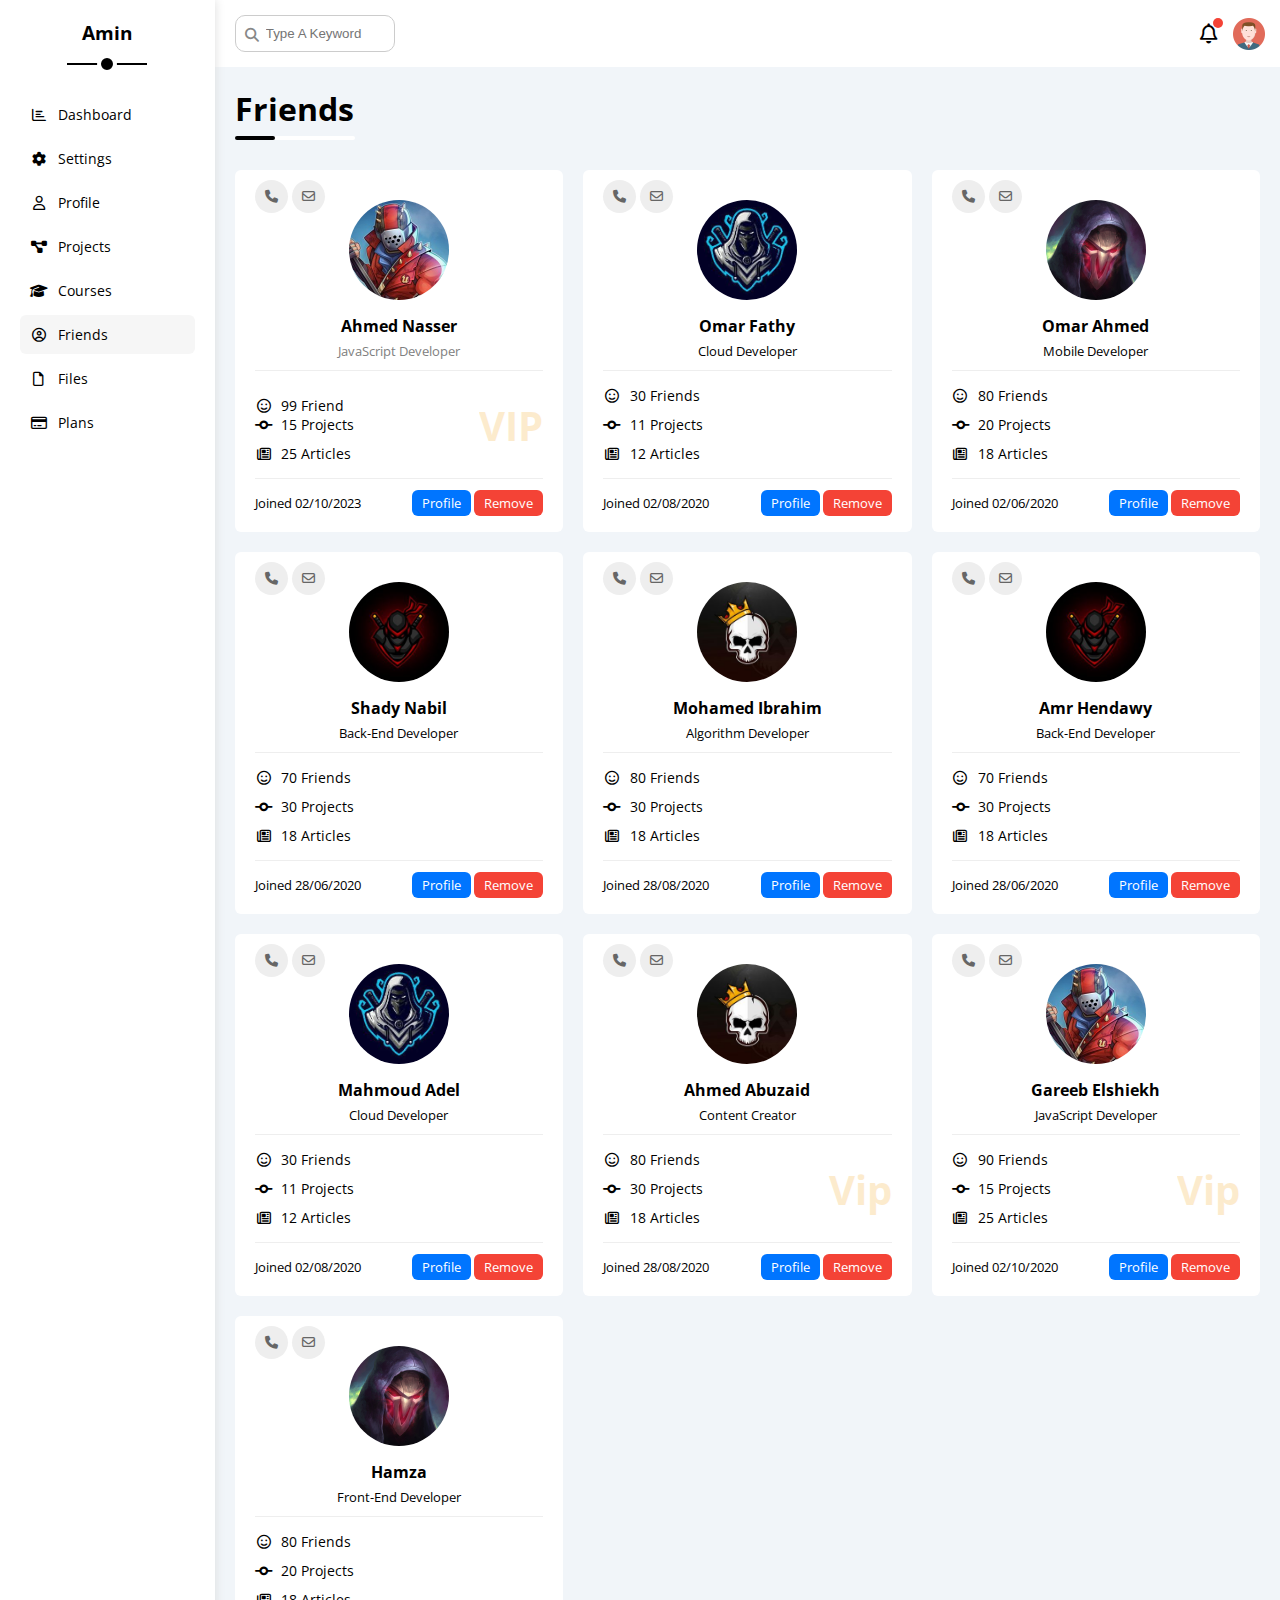
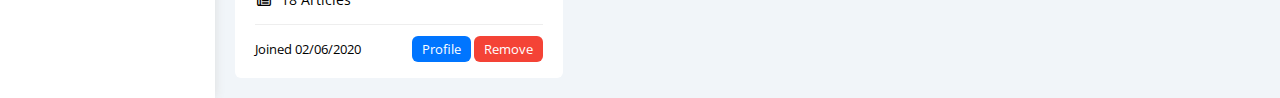
<file: friends.html>
<!DOCTYPE html>
<html lang="en">

<head>
    <meta charset="UTF-8" />
    <meta http-equiv="X-UA-Compatible" content="IE=edge" />
    <meta name="viewport" content="width=device-width, initial-scale=1.0" />
    <title>Friends</title>
    <link rel="stylesheet" href="./css/all.min.css">
    <link rel="stylesheet" href="./css/framework.css">
    <link rel="stylesheet" href="./css/stayel.css">
    <link rel="preconnect" href="https://fonts.googleapis.com">
    <link rel="preconnect" href="https://fonts.gstatic.com" crossorigin>
    <link href="https://fonts.googleapis.com/css2?family=Open+Sans:ital,wght@0,300..800;1,300..800&display=swap"
        rel="stylesheet">

<body>
    <div class="page d-flex">
        <div class="sidebar  bg-white p-20 p-relative">
            <h3 class=" p-relative txt-c mt-0">Amin</h3>
            <ul>
                <li>
                    <a class=" d-flex align-center fs-14  c-black rad-6 p-10" href=">index.html">
                        <i class="fa-regular fa-chart-bar fa-fw"></i>
                        <span>Dashboard</span>
                    </a>
                </li>
                <li>
                    <a class="d-flex align-center fs-14 c-black rad-6 p-10" href="settings.html">
                        <i class="fa-solid fa-gear fa-fw"></i>
                        <span>Settings</span>
                    </a>
                </li>
                <li>
                    <a class=" d-flex align-center fs-14 c-black rad-6 p-10" href="profile.html">
                        <i class="fa-regular fa-user fa-fw"></i>
                        <span>Profile</span>
                    </a>
                </li>
                <li>
                    <a class=" d-flex align-center fs-14 c-black rad-6 p-10" href="projects.html">
                        <i class="fa-solid fa-diagram-project fa-fw"></i>
                        <span>Projects</span>
                    </a>
                </li>
                <li>
                    <a class=" d-flex align-center fs-14 c-black rad-6 p-10" href="courses.html">
                        <i class="fa-solid fa-graduation-cap fa-fw"></i>
                        <span>Courses</span>
                    </a>
                </li>
                <li>
                    <a class=" active  d-flex align-center fs-14 c-black rad-6 p-10" href="friends.html">
                        <i class="fa-regular fa-circle-user fa-fw"></i>
                        <span>Friends</span>
                    </a>
                </li>
                <li>
                    <a class="d-flex align-center fs-14 c-black rad-6 p-10" href="files.html">
                        <i class="fa-regular fa-file fa-fw"></i>
                        <span>Files</span>
                    </a>
                </li>
                <li>
                    <a class="d-flex align-center fs-14 c-black rad-6 p-10" href="plans.html">
                        <i class="fa-regular fa-credit-card fa-fw"></i>
                        <span>Plans</span>
                    </a>
                </li>
            </ul>
        </div>
        <div class="content w-full">
            <!-- start head -->
            <div class="head bg-white p-15 d-flex align-center between-flex">
                <div class="search p-relative">
                    <input class="p-10" type="search" placeholder="Type A Keyword">
                </div>
                <div class="icon d-flex align-center ">
                    <span class="notification p-relative  ">
                        <i class="fa-regular fa-bell fa-lg"></i>
                    </span>
                    <img src="./image/avatar.png" alt="">
                </div>
            </div>
            <!-- End head -->
            <h1 class="p-relative">Friends</h1>
            <div class="friends-page d-grid gap-20 m-20">
                <div class="friend bg-white rad-6 p-20 p-relative">
                    <div class="contact">
                        <i class="fa-solid fa-phone"></i>
                        <i class="fa-regular fa-envelope"></i>
                    </div>
                    <div class="txt-c">
                        <img class="rad-half mt-10 mb-10 w-100 h-100" src="./image/friend-01.jpg" alt="">
                        <h4 class="m-0">Ahmed Nasser</h4>
                        <p class="c-gray fs-13 mt-5 mb-0">JavaScript Developer</p>
                    </div>
                    <div class="icons fs-14 p-relative">
                        <div class="mt-10">
                            <i class="fa-regular fa-face-smile fa-fw"></i>
                            <span>99 Friend</span>
                        </div>
                        <div class="mb-10">
                            <i class="fa-solid fa-code-commit fa-fw"></i>
                            <span>15 Projects</span>
                        </div>
                        <div>
                            <i class="fa-regular fa-newspaper fa-fw"></i>
                            <span>25 Articles</span>
                        </div>
                        <span class="vip fw-bold c-orange">VIP</span>
                    </div>
                    <div class="info between-flex fs-13">
                        <span class="c-grey">Joined 02/10/2023</span>
                        <div>
                            <a class="bg-blue c-white btn-shape" href="profile.html">Profile</a>
                            <a class="bg-red c-white btn-shape" href="#">Remove</a>
                        </div>
                    </div>
                </div>
                <div class="friend bg-white rad-6 p-20 p-relative">
                    <div class="contact">
                        <i class="fa-solid fa-phone"></i>
                        <i class="fa-regular fa-envelope"></i>
                    </div>
                    <div class="txt-c">
                        <img class="rad-half mt-10 mb-10 w-100 h-100" src="./image/friend-02.jpg" alt="" />
                        <h4 class="m-0">Omar Fathy</h4>
                        <p class="c-grey fs-13 mt-5 mb-0">Cloud Developer</p>
                    </div>
                    <div class="icons fs-14 p-relative">
                        <div class="mb-10">
                            <i class="fa-regular fa-face-smile fa-fw"></i>
                            <span>30 Friends</span>
                        </div>
                        <div class="mb-10">
                            <i class="fa-solid fa-code-commit fa-fw"></i>
                            <span>11 Projects</span>
                        </div>
                        <div>
                            <i class="fa-regular fa-newspaper fa-fw"></i>
                            <span>12 Articles</span>
                        </div>
                    </div>
                    <div class="info between-flex fs-13">
                        <span class="c-grey">Joined 02/08/2020</span>
                        <div>
                            <a class="bg-blue c-white btn-shape" href="profile.html">Profile</a>
                            <a class="bg-red c-white btn-shape" href="">Remove</a>
                        </div>
                    </div>
                </div>
                <div class="friend bg-white rad-6 p-20 p-relative">
                    <div class="contact">
                        <i class="fa-solid fa-phone"></i>
                        <i class="fa-regular fa-envelope"></i>
                    </div>
                    <div class="txt-c">
                        <img class="rad-half mt-10 mb-10 w-100 h-100" src="./image/friend-03.jpg" alt="" />
                        <h4 class="m-0">Omar Ahmed</h4>
                        <p class="c-grey fs-13 mt-5 mb-0">Mobile Developer</p>
                    </div>
                    <div class="icons fs-14 p-relative">
                        <div class="mb-10">
                            <i class="fa-regular fa-face-smile fa-fw"></i>
                            <span>80 Friends</span>
                        </div>
                        <div class="mb-10">
                            <i class="fa-solid fa-code-commit fa-fw"></i>
                            <span>20 Projects</span>
                        </div>
                        <div>
                            <i class="fa-regular fa-newspaper fa-fw"></i>
                            <span>18 Articles</span>
                        </div>
                    </div>
                    <div class="info between-flex fs-13">
                        <span class="c-grey">Joined 02/06/2020</span>
                        <div>
                            <a class="bg-blue c-white btn-shape" href="profile.html">Profile</a>
                            <a class="bg-red c-white btn-shape" href="">Remove</a>
                        </div>
                    </div>
                </div>
                <div class="friend bg-white rad-6 p-20 p-relative">
                    <div class="contact">
                        <i class="fa-solid fa-phone"></i>
                        <i class="fa-regular fa-envelope"></i>
                    </div>
                    <div class="txt-c">
                        <img class="rad-half mt-10 mb-10 w-100 h-100" src="./image/friend-04.jpg" alt="" />
                        <h4 class="m-0">Shady Nabil</h4>
                        <p class="c-grey fs-13 mt-5 mb-0">Back-End Developer</p>
                    </div>
                    <div class="icons fs-14 p-relative">
                        <div class="mb-10">
                            <i class="fa-regular fa-face-smile fa-fw"></i>
                            <span>70 Friends</span>
                        </div>
                        <div class="mb-10">
                            <i class="fa-solid fa-code-commit fa-fw"></i>
                            <span>30 Projects</span>
                        </div>
                        <div>
                            <i class="fa-regular fa-newspaper fa-fw"></i>
                            <span>18 Articles</span>
                        </div>
                    </div>
                    <div class="info between-flex fs-13">
                        <span class="c-grey">Joined 28/06/2020</span>
                        <div>
                            <a class="bg-blue c-white btn-shape" href="profile.html">Profile</a>
                            <a class="bg-red c-white btn-shape" href="">Remove</a>
                        </div>
                    </div>
                </div>
                <div class="friend bg-white rad-6 p-20 p-relative">
                    <div class="contact">
                        <i class="fa-solid fa-phone"></i>
                        <i class="fa-regular fa-envelope"></i>
                    </div>
                    <div class="txt-c">
                        <img class="rad-half mt-10 mb-10 w-100 h-100" src="./image/friend-05.jpg" alt="" />
                        <h4 class="m-0">Mohamed Ibrahim</h4>
                        <p class="c-grey fs-13 mt-5 mb-0">Algorithm Developer</p>
                    </div>
                    <div class="icons fs-14 p-relative">
                        <div class="mb-10">
                            <i class="fa-regular fa-face-smile fa-fw"></i>
                            <span>80 Friends</span>
                        </div>
                        <div class="mb-10">
                            <i class="fa-solid fa-code-commit fa-fw"></i>
                            <span>30 Projects</span>
                        </div>
                        <div>
                            <i class="fa-regular fa-newspaper fa-fw"></i>
                            <span>18 Articles</span>
                        </div>
                    </div>
                    <div class="info between-flex fs-13">
                        <span class="c-grey">Joined 28/08/2020</span>
                        <div>
                            <a class="bg-blue c-white btn-shape" href="profile.html">Profile</a>
                            <a class="bg-red c-white btn-shape" href="">Remove</a>
                        </div>
                    </div>
                </div>
                <div class="friend bg-white rad-6 p-20 p-relative">
                    <div class="contact">
                        <i class="fa-solid fa-phone"></i>
                        <i class="fa-regular fa-envelope"></i>
                    </div>
                    <div class="txt-c">
                        <img class="rad-half mt-10 mb-10 w-100 h-100" src="./image/friend-04.jpg" alt="" />
                        <h4 class="m-0">Amr Hendawy</h4>
                        <p class="c-grey fs-13 mt-5 mb-0">Back-End Developer</p>
                    </div>
                    <div class="icons fs-14 p-relative">
                        <div class="mb-10">
                            <i class="fa-regular fa-face-smile fa-fw"></i>
                            <span>70 Friends</span>
                        </div>
                        <div class="mb-10">
                            <i class="fa-solid fa-code-commit fa-fw"></i>
                            <span>30 Projects</span>
                        </div>
                        <div>
                            <i class="fa-regular fa-newspaper fa-fw"></i>
                            <span>18 Articles</span>
                        </div>
                    </div>
                    <div class="info between-flex fs-13">
                        <span class="c-grey">Joined 28/06/2020</span>
                        <div>
                            <a class="bg-blue c-white btn-shape" href="profile.html">Profile</a>
                            <a class="bg-red c-white btn-shape" href="">Remove</a>
                        </div>
                    </div>
                </div>
                <div class="friend bg-white rad-6 p-20 p-relative">
                    <div class="contact">
                        <i class="fa-solid fa-phone"></i>
                        <i class="fa-regular fa-envelope"></i>
                    </div>
                    <div class="txt-c">
                        <img class="rad-half mt-10 mb-10 w-100 h-100" src="./image/friend-02.jpg" alt="" />
                        <h4 class="m-0">Mahmoud Adel</h4>
                        <p class="c-grey fs-13 mt-5 mb-0">Cloud Developer</p>
                    </div>
                    <div class="icons fs-14 p-relative">
                        <div class="mb-10">
                            <i class="fa-regular fa-face-smile fa-fw"></i>
                            <span>30 Friends</span>
                        </div>
                        <div class="mb-10">
                            <i class="fa-solid fa-code-commit fa-fw"></i>
                            <span>11 Projects</span>
                        </div>
                        <div>
                            <i class="fa-regular fa-newspaper fa-fw"></i>
                            <span>12 Articles</span>
                        </div>
                    </div>
                    <div class="info between-flex fs-13">
                        <span class="c-grey">Joined 02/08/2020</span>
                        <div>
                            <a class="bg-blue c-white btn-shape" href="profile.html">Profile</a>
                            <a class="bg-red c-white btn-shape" href="">Remove</a>
                        </div>
                    </div>
                </div>
                <div class="friend bg-white rad-6 p-20 p-relative">
                    <div class="contact">
                        <i class="fa-solid fa-phone"></i>
                        <i class="fa-regular fa-envelope"></i>
                    </div>
                    <div class="txt-c">
                        <img class="rad-half mt-10 mb-10 w-100 h-100" src="./image/friend-05.jpg" alt="" />
                        <h4 class="m-0">Ahmed Abuzaid</h4>
                        <p class="c-grey fs-13 mt-5 mb-0">Content Creator</p>
                    </div>
                    <div class="icons fs-14 p-relative">
                        <div class="mb-10">
                            <i class="fa-regular fa-face-smile fa-fw"></i>
                            <span>80 Friends</span>
                        </div>
                        <div class="mb-10">
                            <i class="fa-solid fa-code-commit fa-fw"></i>
                            <span>30 Projects</span>
                        </div>
                        <div>
                            <i class="fa-regular fa-newspaper fa-fw"></i>
                            <span>18 Articles</span>
                        </div>
                        <span class="vip fw-bold c-orange">Vip</span>
                    </div>
                    <div class="info between-flex fs-13">
                        <span class="c-grey">Joined 28/08/2020</span>
                        <div>
                            <a class="bg-blue c-white btn-shape" href="profile.html">Profile</a>
                            <a class="bg-red c-white btn-shape" href="">Remove</a>
                        </div>
                    </div>
                </div>
                <div class="friend bg-white rad-6 p-20 p-relative">
                    <div class="contact">
                        <i class="fa-solid fa-phone"></i>
                        <i class="fa-regular fa-envelope"></i>
                    </div>
                    <div class="txt-c">
                        <img class="rad-half mt-10 mb-10 w-100 h-100" src="./image/friend-01.jpg" alt="" />
                        <h4 class="m-0">Gareeb Elshiekh</h4>
                        <p class="c-grey fs-13 mt-5 mb-0">JavaScript Developer</p>
                    </div>
                    <div class="icons fs-14 p-relative">
                        <div class="mb-10">
                            <i class="fa-regular fa-face-smile fa-fw"></i>
                            <span>90 Friends</span>
                        </div>
                        <div class="mb-10">
                            <i class="fa-solid fa-code-commit fa-fw"></i>
                            <span>15 Projects</span>
                        </div>
                        <div>
                            <i class="fa-regular fa-newspaper fa-fw"></i>
                            <span>25 Articles</span>
                        </div>
                        <span class="vip fw-bold c-orange">Vip</span>
                    </div>
                    <div class="info between-flex fs-13">
                        <span class="c-grey">Joined 02/10/2020</span>
                        <div>
                            <a class="bg-blue c-white btn-shape" href="profile.html">Profile</a>
                            <a class="bg-red c-white btn-shape" href="">Remove</a>
                        </div>
                    </div>
                </div>
                <div class="friend bg-white rad-6 p-20 p-relative">
                    <div class="contact">
                        <i class="fa-solid fa-phone"></i>
                        <i class="fa-regular fa-envelope"></i>
                    </div>
                    <div class="txt-c">
                        <img class="rad-half mt-10 mb-10 w-100 h-100" src="./image/friend-03.jpg" alt="" />
                        <h4 class="m-0">Hamza</h4>
                        <p class="c-grey fs-13 mt-5 mb-0">Front-End Developer</p>
                    </div>
                    <div class="icons fs-14 p-relative">
                        <div class="mb-10">
                            <i class="fa-regular fa-face-smile fa-fw"></i>
                            <span>80 Friends</span>
                        </div>
                        <div class="mb-10">
                            <i class="fa-solid fa-code-commit fa-fw"></i>
                            <span>20 Projects</span>
                        </div>
                        <div>
                            <i class="fa-regular fa-newspaper fa-fw"></i>
                            <span>18 Articles</span>
                        </div>
                    </div>
                    <div class="info between-flex fs-13">
                        <span class="c-grey">Joined 02/06/2020</span>
                        <div>
                            <a class="bg-blue c-white btn-shape" href="profile.html">Profile</a>
                            <a class="bg-red c-white btn-shape" href="">Remove</a>
                        </div>
                    </div>
                </div>
            </div>
        </div>
    </div>


    

</body>

</html>
</file>
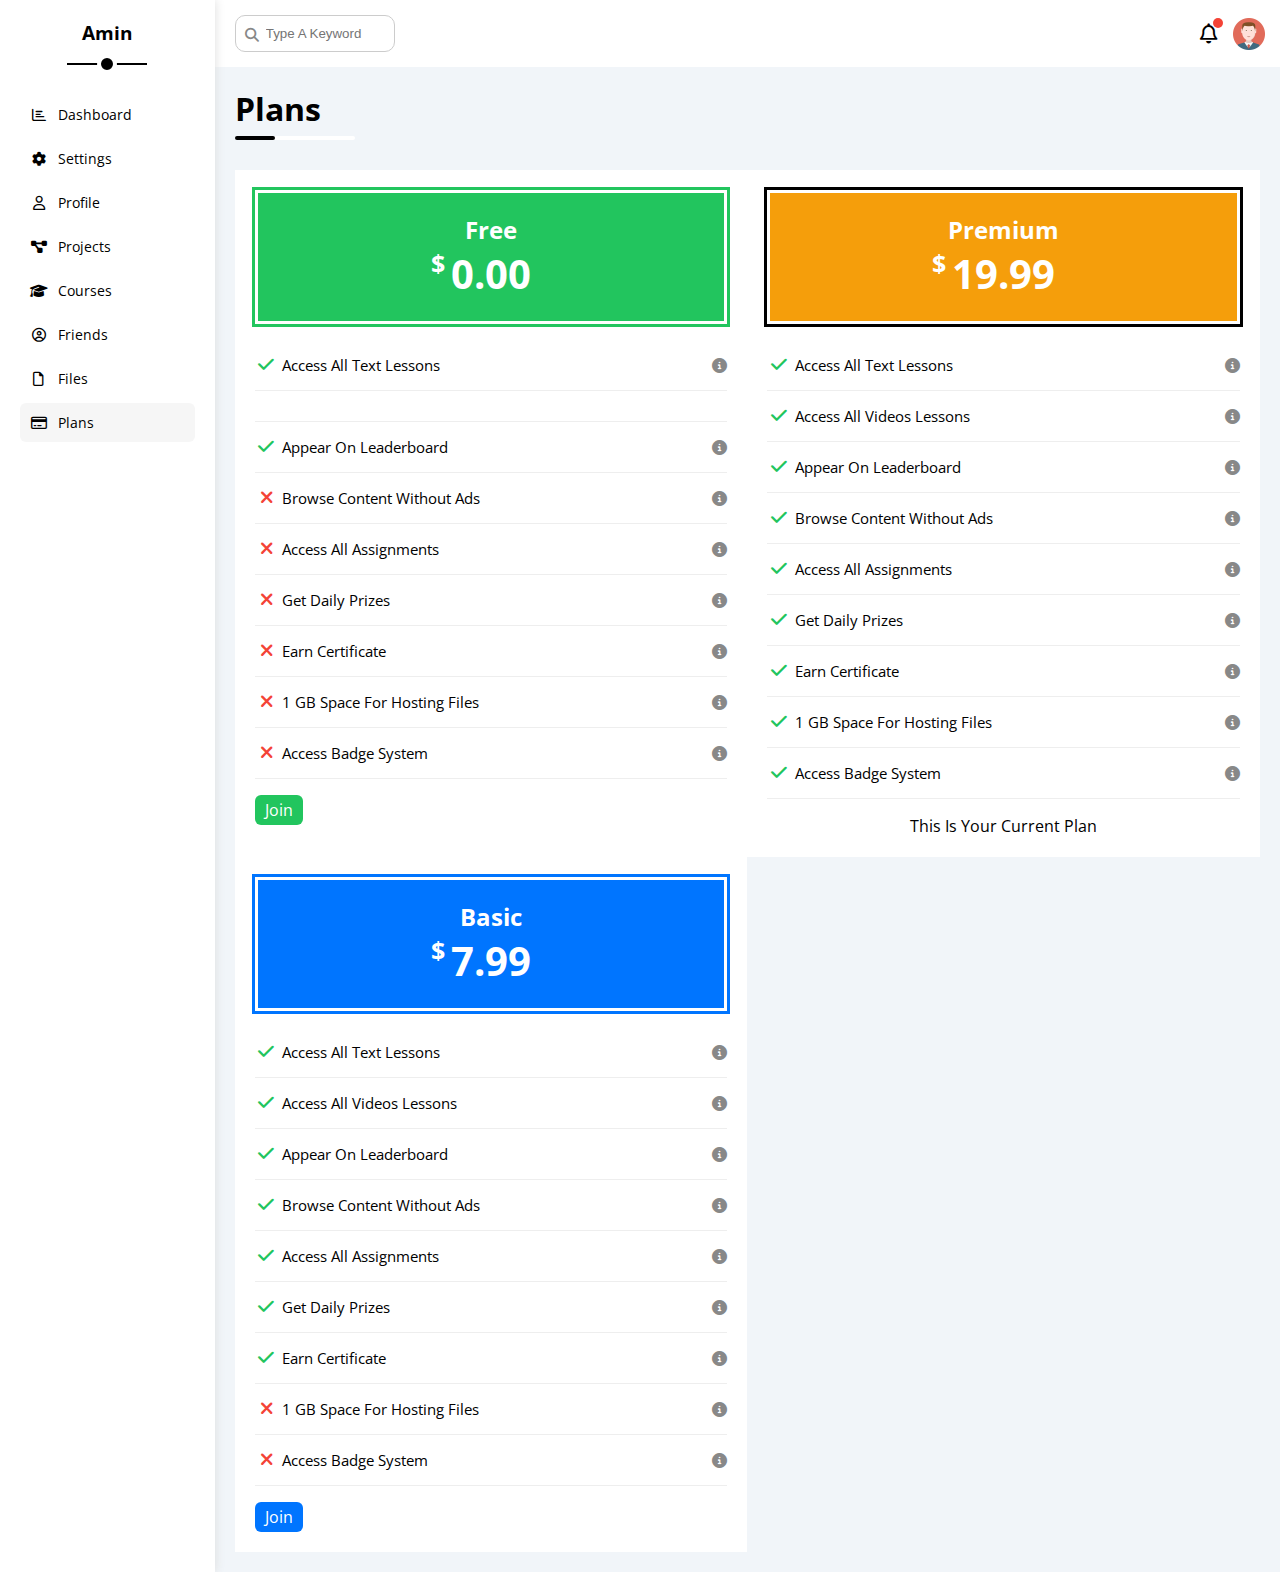
<file: plans.html>
<!DOCTYPE html>
<html lang="en">

<head>
    <meta charset="UTF-8" />
    <meta http-equiv="X-UA-Compatible" content="IE=edge" />
    <meta name="viewport" content="width=device-width, initial-scale=1.0" />
    <title>Plans</title>
    <link rel="stylesheet" href="./css/all.min.css">
    <link rel="stylesheet" href="./css/framework.css">
    <link rel="stylesheet" href="./css/stayel.css">
    <link rel="preconnect" href="https://fonts.googleapis.com">
    <link rel="preconnect" href="https://fonts.gstatic.com" crossorigin>
    <link href="https://fonts.googleapis.com/css2?family=Open+Sans:ital,wght@0,300..800;1,300..800&display=swap"
        rel="stylesheet">
</head>

<body>
    <div class="page d-flex">
        <div class="sidebar  bg-white p-20 p-relative">
            <h3 class=" p-relative txt-c mt-0">Amin</h3>
            <ul>
                <li>
                    <a class=" d-flex align-center fs-14  c-black rad-6 p-10" href=">index.html">
                        <i class="fa-regular fa-chart-bar fa-fw"></i>
                        <span>Dashboard</span>
                    </a>
                </li>
                <li>
                    <a class="d-flex align-center fs-14 c-black rad-6 p-10" href="settings.html">
                        <i class="fa-solid fa-gear fa-fw"></i>
                        <span>Settings</span>
                    </a>
                </li>
                <li>
                    <a class=" d-flex align-center fs-14 c-black rad-6 p-10" href="profile.html">
                        <i class="fa-regular fa-user fa-fw"></i>
                        <span>Profile</span>
                    </a>
                </li>
                <li>
                    <a class=" d-flex align-center fs-14 c-black rad-6 p-10" href="projects.html">
                        <i class="fa-solid fa-diagram-project fa-fw"></i>
                        <span>Projects</span>
                    </a>
                </li>
                <li>
                    <a class=" d-flex align-center fs-14 c-black rad-6 p-10" href="courses.html">
                        <i class="fa-solid fa-graduation-cap fa-fw"></i>
                        <span>Courses</span>
                    </a>
                </li>
                <li>
                    <a class="  d-flex align-center fs-14 c-black rad-6 p-10" href="friends.html">
                        <i class="fa-regular fa-circle-user fa-fw"></i>
                        <span>Friends</span>
                    </a>
                </li>
                <li>
                    <a class="  d-flex align-center fs-14 c-black rad-6 p-10" href="files.html">
                        <i class="fa-regular fa-file fa-fw"></i>
                        <span>Files</span>
                    </a>
                </li>
                <li>
                    <a class=" active  d-flex align-center fs-14 c-black rad-6 p-10" href="plans.html">
                        <i class="fa-regular fa-credit-card fa-fw"></i>
                        <span>Plans</span>
                    </a>
                </li>
            </ul>
        </div>
        <div class="content w-full">
            <!-- start head -->
            <div class="head bg-white p-15 d-flex align-center between-flex">
                <div class="search p-relative">
                    <input class="p-10" type="search" placeholder="Type A Keyword">
                </div>
                <div class="icon d-flex align-center ">
                    <span class="notification p-relative  ">
                        <i class="fa-regular fa-bell fa-lg"></i>
                    </span>
                    <img src="./image/avatar.png" alt="">
                </div>
            </div>
            <!-- End head -->
            <h1 class="p-relative">Plans</h1>
            <div class="plans-page  d-grid gab-20 m-20 ">
                <div class="plan green bg-white  p-20">
                    <div class="top bg-green txt-c p-20">
                        <h2 class="m-0  c-white ">Free</h2>
                        <div class="price c-white"><span>$</span>0.00</div>

                    </div>
                    <ul>
                        <li>
                            <i class="fa-solid fa-check fa-fw yes"></i>
                            <span>Access All Text Lessons</span>
                            <i class="fa-solid fa-circle-info help"></i>
                        </li>
                        <li>
                        <li>
                            <i class="fa-solid fa-check fa-fw yes"></i>
                            <span>Appear On Leaderboard</span>
                            <i class="fa-solid fa-circle-info help"></i>
                        </li>
                        <li>
                            <i class="fa-solid fa-xmark fa-fw"></i>
                            <span>Browse Content Without Ads</span>
                            <i class="fa-solid fa-circle-info help"></i>
                        </li>
                        <li>
                            <i class="fa-solid fa-xmark fa-fw"></i>
                            <span>Access All Assignments</span>
                            <i class="fa-solid fa-circle-info help"></i>
                        </li>
                        <li>
                            <i class="fa-solid fa-xmark fa-fw"></i>
                            <span>Get Daily Prizes</span>
                            <i class="fa-solid fa-circle-info help"></i>
                        </li>
                        <li>
                            <i class="fa-solid fa-xmark fa-fw"></i>
                            <span>Earn Certificate</span>
                            <i class="fa-solid fa-circle-info help"></i>
                        </li>
                        <li>
                            <i class="fa-solid fa-xmark fa-fw"></i>
                            <span>1 GB Space For Hosting Files</span>
                            <i class="fa-solid fa-circle-info help"></i>
                        </li>
                        <li>
                            <i class="fa-solid fa-xmark fa-fw"></i>
                            <span>Access Badge System</span>
                            <i class="fa-solid fa-circle-info help"></i>
                        </li>
                    </ul>
                    <a href="#" class="btn-shape bg-green c-white d-block w-fit">Join</a>
                </div>
                <!-- Start Plan -->
                <div class="plan orange bg-white p-20">
                    <div class="top bg-orange txt-c p-20">
                        <h2 class="m-0 c-white">Premium</h2>
                        <div class="price c-white"><span>$</span>19.99</div>
                    </div>
                    <ul class="list-none p-0">
                        <li>
                            <i class="fa-solid fa-check fa-fw yes"></i>
                            <span>Access All Text Lessons</span>
                            <i class="fa-solid fa-circle-info help"></i>
                        </li>
                        <li>
                            <i class="fa-solid fa-check fa-fw yes"></i>
                            <span>Access All Videos Lessons</span>
                            <i class="fa-solid fa-circle-info help"></i>
                        </li>
                        <li>
                            <i class="fa-solid fa-check fa-fw yes"></i>
                            <span>Appear On Leaderboard</span>
                            <i class="fa-solid fa-circle-info help"></i>
                        </li>
                        <li>
                            <i class="fa-solid fa-check fa-fw yes"></i>
                            <span>Browse Content Without Ads</span>
                            <i class="fa-solid fa-circle-info help"></i>
                        </li>
                        <li>
                            <i class="fa-solid fa-check fa-fw yes"></i>
                            <span>Access All Assignments</span>
                            <i class="fa-solid fa-circle-info help"></i>
                        </li>
                        <li>
                            <i class="fa-solid fa-check fa-fw yes"></i>
                            <span>Get Daily Prizes</span>
                            <i class="fa-solid fa-circle-info help"></i>
                        </li>
                        <li>
                            <i class="fa-solid fa-check fa-fw yes"></i>
                            <span>Earn Certificate</span>
                            <i class="fa-solid fa-circle-info help"></i>
                        </li>
                        <li>
                            <i class="fa-solid fa-check fa-fw yes"></i>
                            <span>1 GB Space For Hosting Files</span>
                            <i class="fa-solid fa-circle-info help"></i>
                        </li>
                        <li>
                            <i class="fa-solid fa-check fa-fw yes"></i>
                            <span>Access Badge System</span>
                            <i class="fa-solid fa-circle-info help"></i>
                        </li>
                    </ul>
                    <p class="c-grey m-0 txt-c">This Is Your Current Plan</p>
                </div>
                <!-- End Plan -->
                <!-- Start Plan -->
                <div class="plan blue bg-white p-20">
                    <div class="top bg-blue txt-c p-20">
                        <h2 class="m-0 c-white">Basic</h2>
                        <div class="price c-white"><span>$</span>7.99</div>
                    </div>
                    <ul class="list-none p-0">
                        <li>
                            <i class="fa-solid fa-check fa-fw yes"></i>
                            <span>Access All Text Lessons</span>
                            <i class="fa-solid fa-circle-info help"></i>
                        </li>
                        <li>
                            <i class="fa-solid fa-check fa-fw yes"></i>
                            <span>Access All Videos Lessons</span>
                            <i class="fa-solid fa-circle-info help"></i>
                        </li>
                        <li>
                            <i class="fa-solid fa-check fa-fw yes"></i>
                            <span>Appear On Leaderboard</span>
                            <i class="fa-solid fa-circle-info help"></i>
                        </li>
                        <li>
                            <i class="fa-solid fa-check fa-fw yes"></i>
                            <span>Browse Content Without Ads</span>
                            <i class="fa-solid fa-circle-info help"></i>
                        </li>
                        <li>
                            <i class="fa-solid fa-check fa-fw yes"></i>
                            <span>Access All Assignments</span>
                            <i class="fa-solid fa-circle-info help"></i>
                        </li>
                        <li>
                            <i class="fa-solid fa-check fa-fw yes"></i>
                            <span>Get Daily Prizes</span>
                            <i class="fa-solid fa-circle-info help"></i>
                        </li>
                        <li>
                            <i class="fa-solid fa-check fa-fw yes"></i>
                            <span>Earn Certificate</span>
                            <i class="fa-solid fa-circle-info help"></i>
                        </li>
                        <li>
                            <i class="fa-solid fa-xmark fa-fw"></i>
                            <span>1 GB Space For Hosting Files</span>
                            <i class="fa-solid fa-circle-info help"></i>
                        </li>
                        <li>
                            <i class="fa-solid fa-xmark fa-fw"></i>
                            <span>Access Badge System</span>
                            <i class="fa-solid fa-circle-info help"></i>
                        </li>
                    </ul>
                    <a href="#" class="btn-shape bg-blue c-white d-block w-fit">Join</a>
                </div>
                <!-- End Plan -->

            </div>





        </div>
    </div>
</body>

</html>
</file>
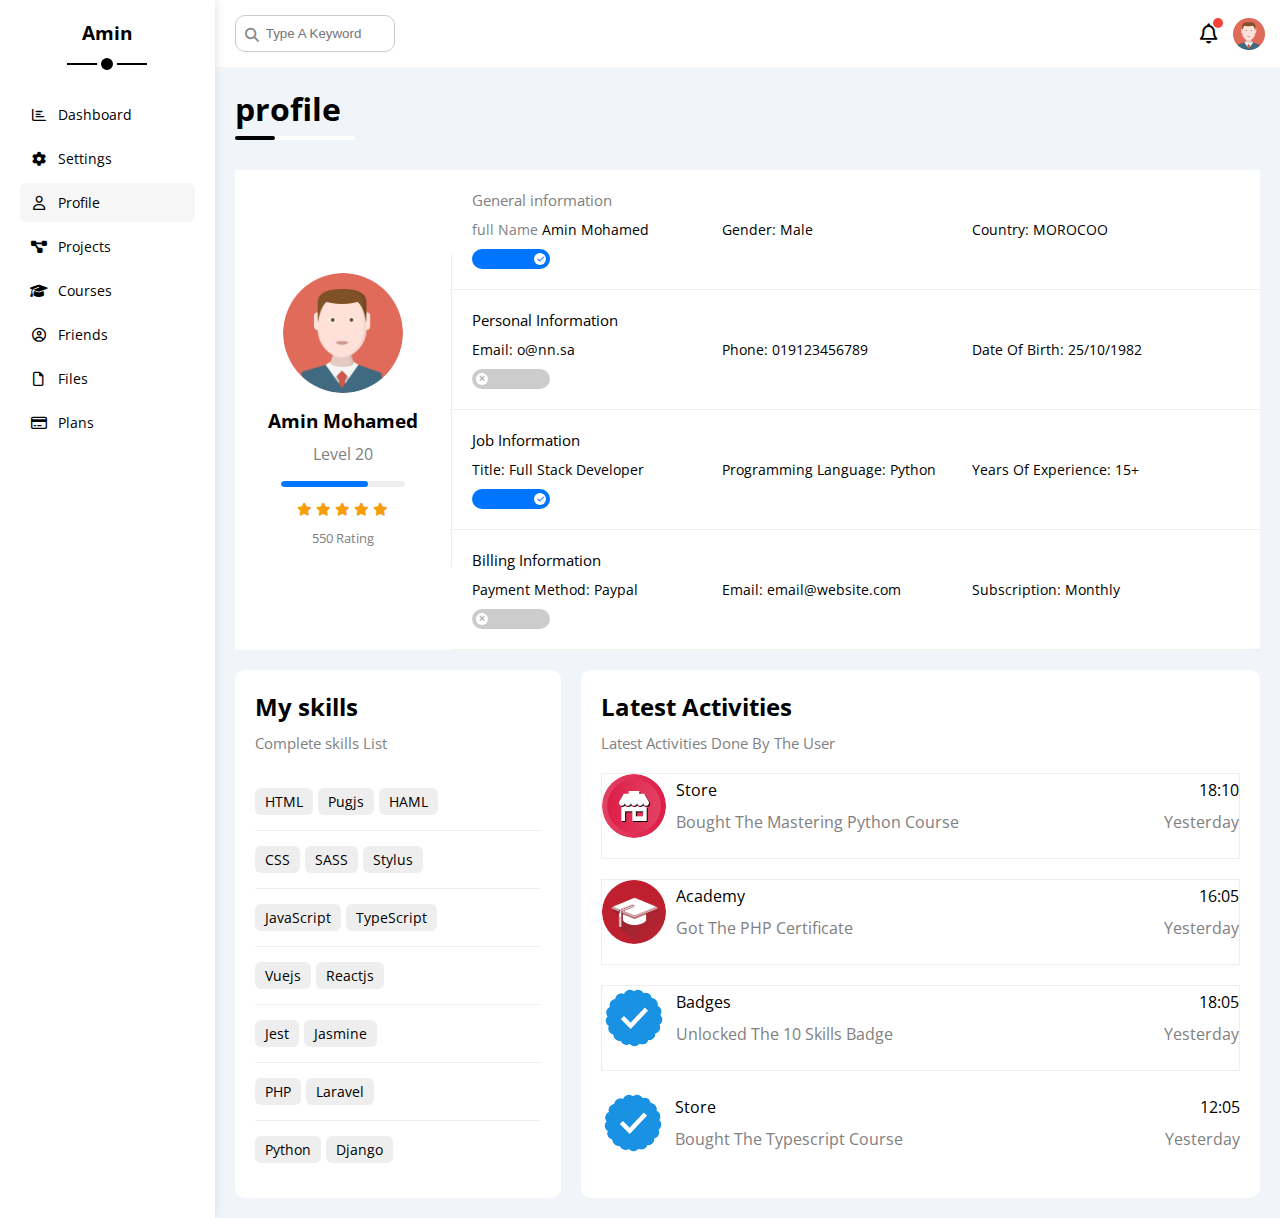
<file: profile.html>
<!DOCTYPE html>
<html lang="en">

<head>
    <meta charset="UTF-8" />
    <meta http-equiv="X-UA-Compatible" content="IE=edge" />
    <meta name="viewport" content="width=device-width, initial-scale=1.0" />
    <title>profile</title>
    <link rel="stylesheet" href="./css/all.min.css">
    <link rel="stylesheet" href="./css/framework.css">
    <link rel="stylesheet" href="./css/stayel.css">
    <link rel="preconnect" href="https://fonts.googleapis.com">
    <link rel="preconnect" href="https://fonts.gstatic.com" crossorigin>
    <link href="https://fonts.googleapis.com/css2?family=Open+Sans:ital,wght@0,300..800;1,300..800&display=swap"
        rel="stylesheet">

<body>
    <div class="page d-flex">
        <div class="sidebar  bg-white p-20 p-relative">
            <h3 class=" p-relative txt-c mt-0">Amin</h3>
            <ul>
                <li>
                    <a class=" d-flex align-center fs-14  c-black rad-6 p-10" href=">index.html">
                        <i class="fa-regular fa-chart-bar fa-fw"></i>
                        <span>Dashboard</span>
                    </a>
                </li>
                <li>
                    <a class="d-flex align-center fs-14 c-black rad-6 p-10" href="settings.html">
                        <i class="fa-solid fa-gear fa-fw"></i>
                        <span>Settings</span>
                    </a>
                </li>
                <li>
                    <a class=" active d-flex align-center fs-14 c-black rad-6 p-10" href="profile.html">
                        <i class="fa-regular fa-user fa-fw"></i>
                        <span>Profile</span>
                    </a>
                </li>
                <li>
                    <a class="d-flex align-center fs-14 c-black rad-6 p-10" href="projects.html">
                        <i class="fa-solid fa-diagram-project fa-fw"></i>
                        <span>Projects</span>
                    </a>
                </li>
                <li>
                    <a class="d-flex align-center fs-14 c-black rad-6 p-10" href="courses.html">
                        <i class="fa-solid fa-graduation-cap fa-fw"></i>
                        <span>Courses</span>
                    </a>
                </li>
                <li>
                    <a class="d-flex align-center fs-14 c-black rad-6 p-10" href="friends.html">
                        <i class="fa-regular fa-circle-user fa-fw"></i>
                        <span>Friends</span>
                    </a>
                </li>
                <li>
                    <a class="d-flex align-center fs-14 c-black rad-6 p-10" href="files.html">
                        <i class="fa-regular fa-file fa-fw"></i>
                        <span>Files</span>
                    </a>
                </li>
                <li>
                    <a class="d-flex align-center fs-14 c-black rad-6 p-10" href="plans.html">
                        <i class="fa-regular fa-credit-card fa-fw"></i>
                        <span>Plans</span>
                    </a>
                </li>
            </ul>
        </div>
        <div class="content w-full">
            <!-- start head -->
            <div class="head bg-white p-15 d-flex align-center between-flex">
                <div class="search p-relative">
                    <input class="p-10" type="search" placeholder="Type A Keyword">
                </div>
                <div class="icon d-flex align-center ">
                    <span class="notification p-relative  ">
                        <i class="fa-regular fa-bell fa-lg"></i>
                    </span>
                    <img src="./image/avatar.png" alt="">
                </div>
            </div>
            <!-- End head -->
            <h1 class="p-relative">profile</h1>
            <div class="profile-page m-20">
                <!-- start over-view -->
                <div class="over-view bg-white d-flex align-center">
                    <div class="avatar-box txt-c p-20">
                        <img class="mb-10 rad-half" src="./image/avatar.png" alt="">
                        <h3 class="m-0">Amin Mohamed</h3>
                        <p class="c-gray mt-10">Level 20</p>
                        <div class="level rad-6 bg-eee p-relative">
                            <span style="width: 70%;"></span>
                        </div>
                        <div class="rating mt-10 mb-10">
                            <i class="fa-solid fa-star c-orange fs-13"></i>
                            <i class="fa-solid fa-star c-orange fs-13"></i>
                            <i class="fa-solid fa-star c-orange fs-13"></i>
                            <i class="fa-solid fa-star c-orange fs-13"></i>
                            <i class="fa-solid fa-star c-orange fs-13"></i>
                        </div>
                        <p class="c-gray fs-13 m-0">550 Rating</p>
                    </div>
                    <div class="info-box">
                        <!-- start information row -->
                        <div class="box p-20 d-flex align-center">
                            <h4 class="c-gray fs-15 m-0 w-full">General information</h4>
                            <div class="fs-14">
                                <span class="c-gray">full Name </span>
                                <span>Amin Mohamed</span>

                            </div>
                            <div class="fs-14">
                                <span class="c-grey">Gender:</span>
                                <span>Male</span>
                            </div>
                            <div class="fs-14">
                                <span class="c-grey">Country:</span>
                                <span>MOROCOO</span>
                            </div>
                            <div class="fs-14">
                                <label>
                                    <input class="toggle-checkbox" type="checkbox" checked />
                                    <div class="toggle-switch"></div>
                                </label>
                            </div>
                        </div>
                        <!-- End information row -->
                        <!-- Start Information Row -->
                        <div class="box p-20 d-flex align-center">
                            <h4 class="c-grey w-full fs-15 m-0">Personal Information</h4>
                            <div class="fs-14">
                                <span class="c-grey">Email:</span>
                                <span>o@nn.sa</span>
                            </div>
                            <div class="fs-14">
                                <span class="c-grey">Phone:</span>
                                <span>019123456789</span>
                            </div>
                            <div class="fs-14">
                                <span class="c-grey">Date Of Birth:</span>
                                <span>25/10/1982</span>
                            </div>
                            <div class="fs-14">
                                <label>
                                    <input class="toggle-checkbox" type="checkbox" />
                                    <div class="toggle-switch"></div>
                                </label>
                            </div>
                        </div>
                        <!-- End Information Row -->
                        <!-- Start Information Row -->
                        <div class="box p-20 d-flex align-center">
                            <h4 class="c-grey w-full fs-15 m-0">Job Information</h4>
                            <div class="fs-14">
                                <span class="c-grey">Title:</span>
                                <span>Full Stack Developer</span>
                            </div>
                            <div class="fs-14">
                                <span class="c-grey">Programming Language:</span>
                                <span>Python</span>
                            </div>
                            <div class="fs-14">
                                <span class="c-grey">Years Of Experience:</span>
                                <span>15+</span>
                            </div>
                            <div class="fs-14">
                                <label>
                                    <input class="toggle-checkbox" type="checkbox" checked />
                                    <div class="toggle-switch"></div>
                                </label>
                            </div>
                        </div>
                        <!-- End Information Row -->
                        <!-- Start Information Row -->
                        <div class="box p-20 d-flex align-center">
                            <h4 class="c-grey w-full fs-15 m-0">Billing Information</h4>
                            <div class="fs-14">
                                <span class="c-grey">Payment Method:</span>
                                <span>Paypal</span>
                            </div>
                            <div class="fs-14">
                                <span class="c-grey">Email:</span>
                                <span>email@website.com</span>
                            </div>
                            <div class="fs-14">
                                <span class="c-grey">Subscription:</span>
                                <span>Monthly</span>
                            </div>
                            <div class="fs-14">
                                <label>
                                    <input class="toggle-checkbox" type="checkbox" />
                                    <div class="toggle-switch"></div>
                                </label>
                            </div>
                        </div>
                        <!-- End Information Row -->
                    </div>
                    <!-- End over-view -->

                </div>
                <!-- Start other Date -->
                <div class="other-date d-flex gap-20">
                    <div class="skills-cards p-20 bg-white rad-10 mt-20">
                        <h2 class="mt-0 mb-10">My skills</h2>
                        <p class="mt-0 mb-20 c-gray fs-15">Complete skills List</p>
                        <ul class="m-0 txt-c-mobile">
                            <li><span>HTML</span><span>Pugjs</span><span>HAML</span></li>
                            <li><span>CSS</span><span>SASS</span><span>Stylus</span></li>
                            <li><span>JavaScript</span><span>TypeScript</span></li>
                            <li><span>Vuejs</span><span>Reactjs</span></li>
                            <li><span>Jest</span><span>Jasmine</span></li>
                            <li><span>PHP</span><span>Laravel</span></li>
                            <li><span>Python</span><span>Django</span></li>
                        </ul>
                    </div>
                    <div class="activites p-20 bg-white rad-10 mt-20">
                        <h2 class="mt-0 mb-10">Latest Activities</h2>
                        <p class="mt-0 mb-20 c-gray fs-15">Latest Activities Done By The User</p>
                        <div class="activity d-flex align-center txt-c-mobile">
                            <img src="./image/activity-01.png" alt="">
                            <div class="info">
                                <span class="d-block mb-10">Store</span>
                                <span class="c-gray">Bought The Mastering Python Course</span>
                            </div>
                            <div class="date">
                                <span class="d-block mb-10">18:10</span>
                                <span class="c-gray">Yesterday</span>
                            </div>
                        </div>
                        <div class="activity d-flex align-center txt-c-mobile">
                            <img src="./image/activity-02.png" alt="" />
                            <div class="info">
                                <span class="d-block mb-10">Academy</span>
                                <span class="c-gray">Got The PHP Certificate</span>
                            </div>
                            <div class="date">
                                <span class="d-block mb-10">16:05</span>
                                <span class="c-gray">Yesterday</span>
                            </div>
                        </div>
                        <div class="activity d-flex align-center txt-c-mobile">
                            <img src="./image/activity-03.png" alt="" />
                            <div class="info">
                                <span class="d-block mb-10">Badges</span>
                                <span class="c-gray">Unlocked The 10 Skills Badge</span>
                            </div>
                            <div class="date">
                                <span class="d-block mb-10">18:05</span>
                                <span class="c-gray">Yesterday</span>
                            </div>
                        </div>
                        <div class="activity d-flex align-center txt-c-mobile">
                            <img src="./image/activity-03.png" alt="" />
                            <div class="info">
                                <span class="d-block mb-10">Store</span>
                                <span class="c-gray">Bought The Typescript Course</span>
                            </div>
                            <div class="date">
                                <span class="d-block mb-10">12:05</span>
                                <span class="c-gray">Yesterday</span>
                            </div>
                        </div>

                    </div>

                </div>











                <!-- End other Date -->

            </div>








        </div>


    </div>



</body>

</html>
</file>
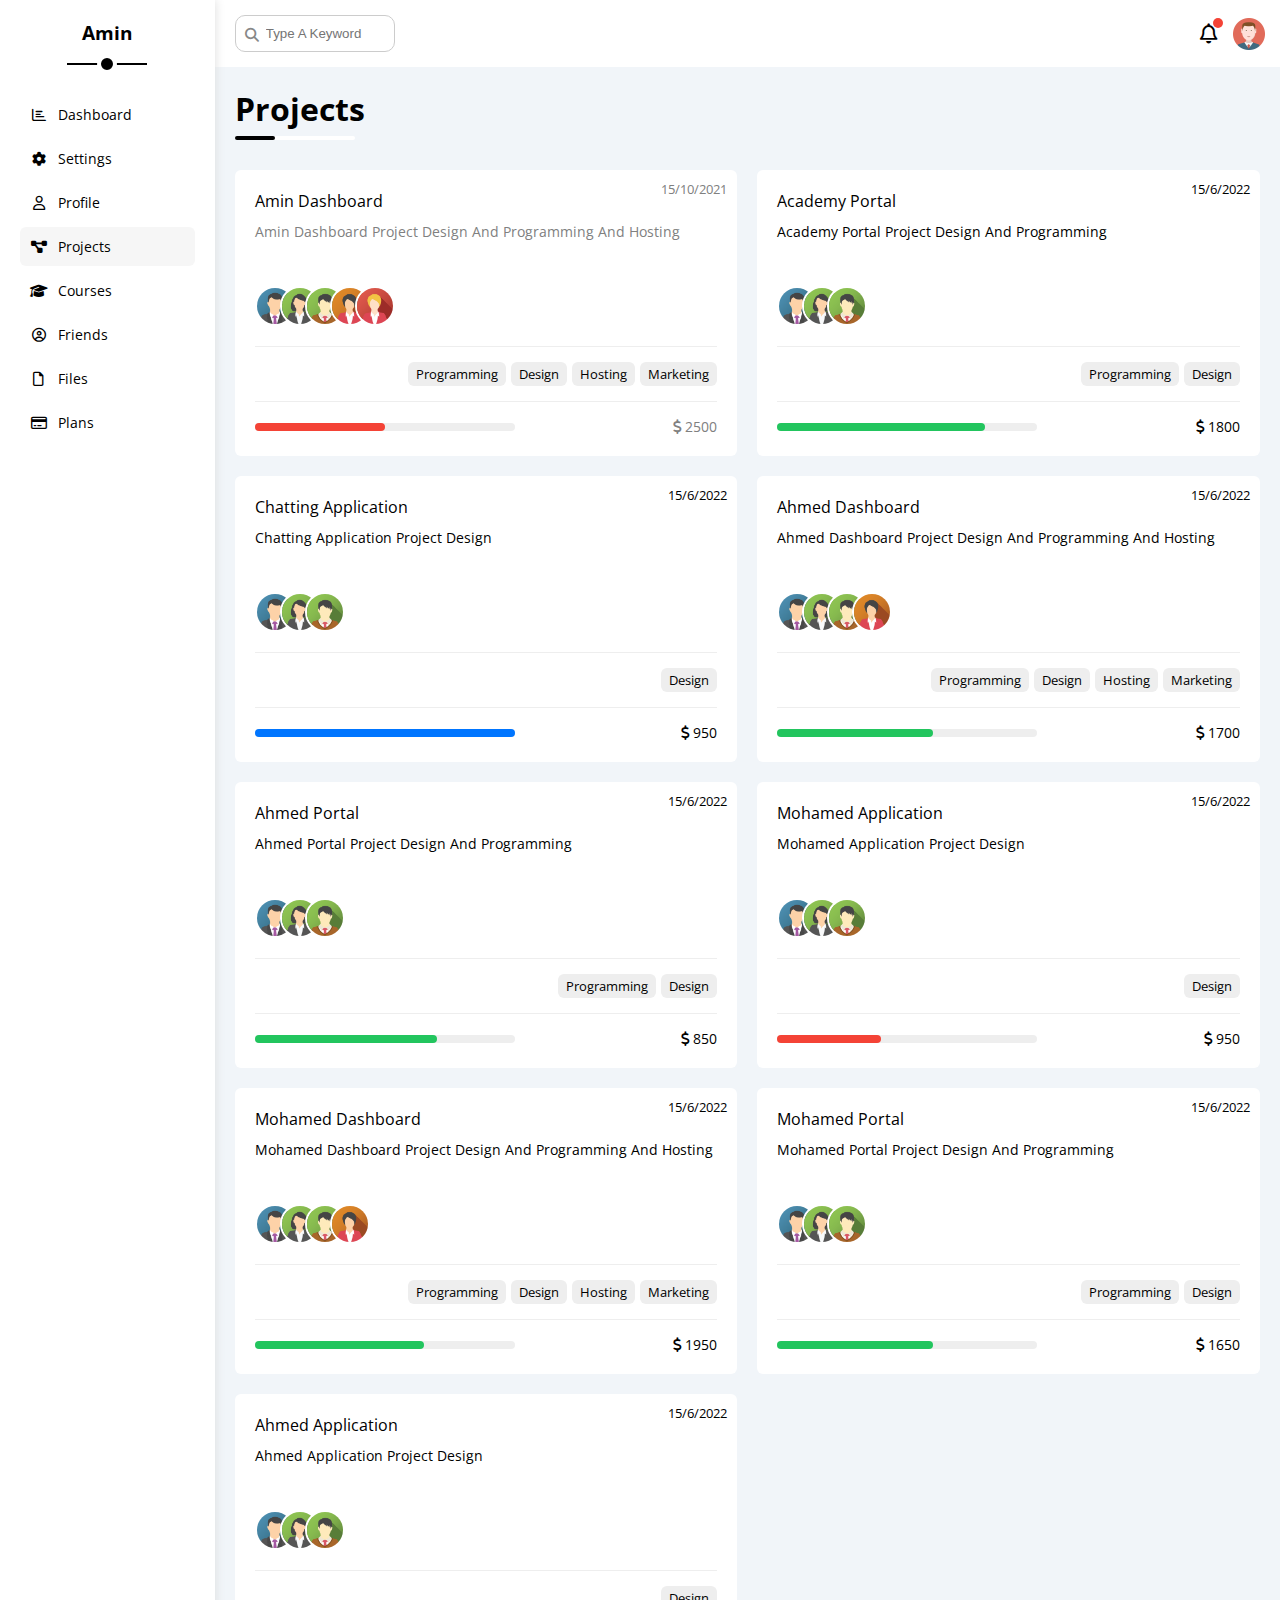
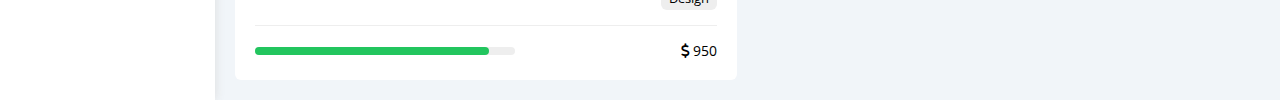
<file: projects.html>
<!DOCTYPE html>
<html lang="en">

<head>
    <meta charset="UTF-8" />
    <meta http-equiv="X-UA-Compatible" content="IE=edge" />
    <meta name="viewport" content="width=device-width, initial-scale=1.0" />
    <title>Projects</title>
    <link rel="stylesheet" href="./css/all.min.css">
    <link rel="stylesheet" href="./css/framework.css">
    <link rel="stylesheet" href="./css/stayel.css">
    <link rel="preconnect" href="https://fonts.googleapis.com">
    <link rel="preconnect" href="https://fonts.gstatic.com" crossorigin>
    <link href="https://fonts.googleapis.com/css2?family=Open+Sans:ital,wght@0,300..800;1,300..800&display=swap"
        rel="stylesheet">

<body>
    <div class="page d-flex">
        <div class="sidebar  bg-white p-20 p-relative">
            <h3 class=" p-relative txt-c mt-0">Amin</h3>
            <ul>
                <li>
                    <a class=" d-flex align-center fs-14  c-black rad-6 p-10" href=">index.html">
                        <i class="fa-regular fa-chart-bar fa-fw"></i>
                        <span>Dashboard</span>
                    </a>
                </li>
                <li>
                    <a class="d-flex align-center fs-14 c-black rad-6 p-10" href="settings.html">
                        <i class="fa-solid fa-gear fa-fw"></i>
                        <span>Settings</span>
                    </a>
                </li>
                <li>
                    <a class=" d-flex align-center fs-14 c-black rad-6 p-10" href="profile.html">
                        <i class="fa-regular fa-user fa-fw"></i>
                        <span>Profile</span>
                    </a>
                </li>
                <li>
                    <a class=" active d-flex align-center fs-14 c-black rad-6 p-10" href="projects.html">
                        <i class="fa-solid fa-diagram-project fa-fw"></i>
                        <span>Projects</span>
                    </a>
                </li>
                <li>
                    <a class="d-flex align-center fs-14 c-black rad-6 p-10" href="courses.html">
                        <i class="fa-solid fa-graduation-cap fa-fw"></i>
                        <span>Courses</span>
                    </a>
                </li>
                <li>
                    <a class="d-flex align-center fs-14 c-black rad-6 p-10" href="friends.html">
                        <i class="fa-regular fa-circle-user fa-fw"></i>
                        <span>Friends</span>
                    </a>
                </li>
                <li>
                    <a class="d-flex align-center fs-14 c-black rad-6 p-10" href="files.html">
                        <i class="fa-regular fa-file fa-fw"></i>
                        <span>Files</span>
                    </a>
                </li>
                <li>
                    <a class="d-flex align-center fs-14 c-black rad-6 p-10" href="plans.html">
                        <i class="fa-regular fa-credit-card fa-fw"></i>
                        <span>Plans</span>
                    </a>
                </li>
            </ul>
        </div>
        <div class="content w-full">
            <!-- start head -->
            <div class="head bg-white p-15 d-flex align-center between-flex">
                <div class="search p-relative">
                    <input class="p-10" type="search" placeholder="Type A Keyword">
                </div>
                <div class="icon d-flex align-center ">
                    <span class="notification p-relative  ">
                        <i class="fa-regular fa-bell fa-lg"></i>
                    </span>
                    <img src="./image/avatar.png" alt="">
                </div>
            </div>
            <!-- End head -->
            <h1 class="p-relative">Projects</h1>
            <div class="projects-page d-grid m-20 gap-20">
                <div class="project bg-white p-20 rad-6 p-relative">
                    <span class="date fs-13 c-gray">15/10/2021</span>
                    <h4 class="m-0">Amin Dashboard</h4>
                    <p class="c-gray mt-10 mb-10 fs-14">Amin Dashboard Project Design And Programming And Hosting</p>
                    <div class="team">
                        <a href="#"><img src="./image/team-01.png" alt="" /></a>
                        <a href="#"><img src="./image/team-02.png" alt="" /></a>
                        <a href="#"><img src="./image/team-03.png" alt="" /></a>
                        <a href="#"><img src="./image/team-04.png" alt="" /></a>
                        <a href="#"><img src="./image/team-05.png" alt="" /></a>
                    </div>
                    <div class="do d-flex">
                        <span class="fs-13 rad-6 bg-eee">Programming</span>
                        <span class="fs-13 rad-6 bg-eee">Design</span>
                        <span class="fs-13 rad-6 bg-eee">Hosting</span>
                        <span class="fs-13 rad-6 bg-eee">Marketing</span>
                    </div>
                    <div class="info between-flex">
                        <div class="prog bg-eee">
                            <span class="bg-red" style="width: 50%"></span>
                        </div>
                        <div class="fs-14 c-gray">
                            <i class="fa-solid fa-dollar-sign"></i>
                            2500
                        </div>
                    </div>
                </div>
                <div class="project bg-white p-20 rad-6 p-relative">
                    <span class="date fs-13 c-grey">15/6/2022</span>
                    <h4 class="m-0">Academy Portal</h4>
                    <p class="c-grey mt-10 mb-10 fs-14">Academy Portal Project Design And Programming</p>
                    <div class="team">
                        <a href="#"><img src="./image/team-01.png" alt="" /></a>
                        <a href="#"><img src="./image/team-02.png" alt="" /></a>
                        <a href="#"><img src="./image/team-03.png" alt="" /></a>
                    </div>
                    <div class="do d-flex">
                        <span class="fs-13 rad-6 bg-eee">Programming</span>
                        <span class="fs-13 rad-6 bg-eee">Design</span>
                    </div>
                    <div class="info between-flex">
                        <div class="prog bg-eee">
                            <span class="bg-green" style="width: 80%"></span>
                        </div>
                        <div class="fs-14 c-grey">
                            <i class="fa-solid fa-dollar-sign"></i>
                            1800
                        </div>
                    </div>
                </div>
                <div class="project bg-white p-20 rad-6 p-relative">
                    <span class="date fs-13 c-grey">15/6/2022</span>
                    <h4 class="m-0">Chatting Application</h4>
                    <p class="c-grey mt-10 mb-10 fs-14">Chatting Application Project Design</p>
                    <div class="team">
                        <a href="#"><img src="./image/team-01.png" alt="" /></a>
                        <a href="#"><img src="./image/team-02.png" alt="" /></a>
                        <a href="#"><img src="./image/team-03.png" alt="" /></a>
                    </div>
                    <div class="do d-flex">
                        <span class="fs-13 rad-6 bg-eee">Design</span>
                    </div>
                    <div class="info between-flex">
                        <div class="prog bg-eee">
                            <span class="bg-blue" style="width: 100%"></span>
                        </div>
                        <div class="fs-14 c-grey">
                            <i class="fa-solid fa-dollar-sign"></i>
                            950
                        </div>
                    </div>
                </div>
                <div class="project bg-white p-20 rad-6 p-relative">
                    <span class="date fs-13 c-grey">15/6/2022</span>
                    <h4 class="m-0">Ahmed Dashboard</h4>
                    <p class="c-grey mt-10 mb-10 fs-14">Ahmed Dashboard Project Design And Programming And Hosting</p>
                    <div class="team">
                        <a href="#"><img src="./image/team-01.png" alt="" /></a>
                        <a href="#"><img src="./image/team-02.png" alt="" /></a>
                        <a href="#"><img src="./image/team-03.png" alt="" /></a>
                        <a href="#"><img src="./image/team-04.png" alt="" /></a>
                       
                    </div>
                    <div class="do d-flex">
                        <span class="fs-13 rad-6 bg-eee">Programming</span>
                        <span class="fs-13 rad-6 bg-eee">Design</span>
                        <span class="fs-13 rad-6 bg-eee">Hosting</span>
                        <span class="fs-13 rad-6 bg-eee">Marketing</span>
                    </div>
                    <div class="info between-flex">
                        <div class="prog bg-eee">
                            <span class="bg-green" style="width: 60%"></span>
                        </div>
                        <div class="fs-14 c-grey">
                            <i class="fa-solid fa-dollar-sign"></i>
                            1700
                        </div>
                    </div>
                </div>
                <div class="project bg-white p-20 rad-6 p-relative">
                    <span class="date fs-13 c-grey">15/6/2022</span>
                    <h4 class="m-0">Ahmed Portal</h4>
                    <p class="c-grey mt-10 mb-10 fs-14">Ahmed Portal Project Design And Programming</p>
                    <div class="team">
                        <a href="#"><img src="./image/team-01.png" alt="" /></a>
                        <a href="#"><img src="./image/team-02.png" alt="" /></a>
                        <a href="#"><img src="./image/team-03.png" alt="" /></a>
                    </div>
                    <div class="do d-flex">
                        <span class="fs-13 rad-6 bg-eee">Programming</span>
                        <span class="fs-13 rad-6 bg-eee">Design</span>
                    </div>
                    <div class="info between-flex">
                        <div class="prog bg-eee">
                            <span class="bg-green" style="width: 70%"></span>
                        </div>
                        <div class="fs-14 c-grey">
                            <i class="fa-solid fa-dollar-sign"></i>
                            850
                        </div>
                    </div>
                </div>
                <div class="project bg-white p-20 rad-6 p-relative">
                    <span class="date fs-13 c-grey">15/6/2022</span>
                    <h4 class="m-0">Mohamed Application</h4>
                    <p class="c-grey mt-10 mb-10 fs-14">Mohamed Application Project Design</p>
                    <div class="team">
                        <a href="#"><img src="./image/team-01.png" alt="" /></a>
                        <a href="#"><img src="./image/team-02.png" alt="" /></a>
                        <a href="#"><img src="./image/team-03.png" alt="" /></a>
                    </div>
                    <div class="do d-flex">
                        <span class="fs-13 rad-6 bg-eee">Design</span>
                    </div>
                    <div class="info between-flex">
                        <div class="prog bg-eee">
                            <span class="bg-red" style="width: 40%"></span>
                        </div>
                        <div class="fs-14 c-grey">
                            <i class="fa-solid fa-dollar-sign"></i>
                            950
                        </div>
                    </div>
                </div>
                <div class="project bg-white p-20 rad-6 p-relative">
                    <span class="date fs-13 c-grey">15/6/2022</span>
                    <h4 class="m-0">Mohamed Dashboard</h4>
                    <p class="c-grey mt-10 mb-10 fs-14">Mohamed Dashboard Project Design And Programming And Hosting</p>
                    <div class="team">
                        <a href="#"><img src="./image/team-01.png" alt="" /></a>
                        <a href="#"><img src="./image/team-02.png" alt="" /></a>
                        <a href="#"><img src="./image/team-03.png" alt="" /></a>
                        <a href="#"><img src="./image/team-04.png" alt="" /></a>
                    </div>
                    <div class="do d-flex">
                        <span class="fs-13 rad-6 bg-eee">Programming</span>
                        <span class="fs-13 rad-6 bg-eee">Design</span>
                        <span class="fs-13 rad-6 bg-eee">Hosting</span>
                        <span class="fs-13 rad-6 bg-eee">Marketing</span>
                    </div>
                    <div class="info between-flex">
                        <div class="prog bg-eee">
                            <span class="bg-green" style="width: 65%"></span>
                        </div>
                        <div class="fs-14 c-grey">
                            <i class="fa-solid fa-dollar-sign"></i>
                            1950
                        </div>
                    </div>
                </div>
                <div class="project bg-white p-20 rad-6 p-relative">
                    <span class="date fs-13 c-grey">15/6/2022</span>
                    <h4 class="m-0">Mohamed Portal</h4>
                    <p class="c-grey mt-10 mb-10 fs-14">Mohamed Portal Project Design And Programming</p>
                    <div class="team">
                        <a href="#"><img src="./image/team-01.png" alt="" /></a>
                        <a href="#"><img src="./image/team-02.png" alt="" /></a>
                        <a href="#"><img src="./image/team-03.png" alt="" /></a>
                        
                    </div>
                    <div class="do d-flex">
                        <span class="fs-13 rad-6 bg-eee">Programming</span>
                        <span class="fs-13 rad-6 bg-eee">Design</span>
                    </div>
                    <div class="info between-flex">
                        <div class="prog bg-eee">
                            <span class="bg-green" style="width: 60%"></span>
                        </div>
                        <div class="fs-14 c-grey">
                            <i class="fa-solid fa-dollar-sign"></i>
                            1650
                        </div>
                    </div>
                </div>
                <div class="project bg-white p-20 rad-6 p-relative">
                    <span class="date fs-13 c-grey">15/6/2022</span>
                    <h4 class="m-0">Ahmed Application</h4>
                    <p class="c-grey mt-10 mb-10 fs-14">Ahmed Application Project Design</p>
                    <div class="team">
                        <a href="#"><img src="./image/team-01.png" alt="" /></a>
                        <a href="#"><img src="./image/team-02.png" alt="" /></a>
                        <a href="#"><img src="./image/team-03.png" alt="" /></a>
                    
                    </div>
                    <div class="do d-flex">
                        <span class="fs-13 rad-6 bg-eee">Design</span>
                    </div>
                    <div class="info between-flex">
                        <div class="prog bg-eee">
                            <span class="bg-green" style="width: 90%"></span>
                        </div>
                        <div class="fs-14 c-grey">
                            <i class="fa-solid fa-dollar-sign"></i>
                            950
                        </div>
                    </div>
                </div>
            </div>
        </div>
</file>
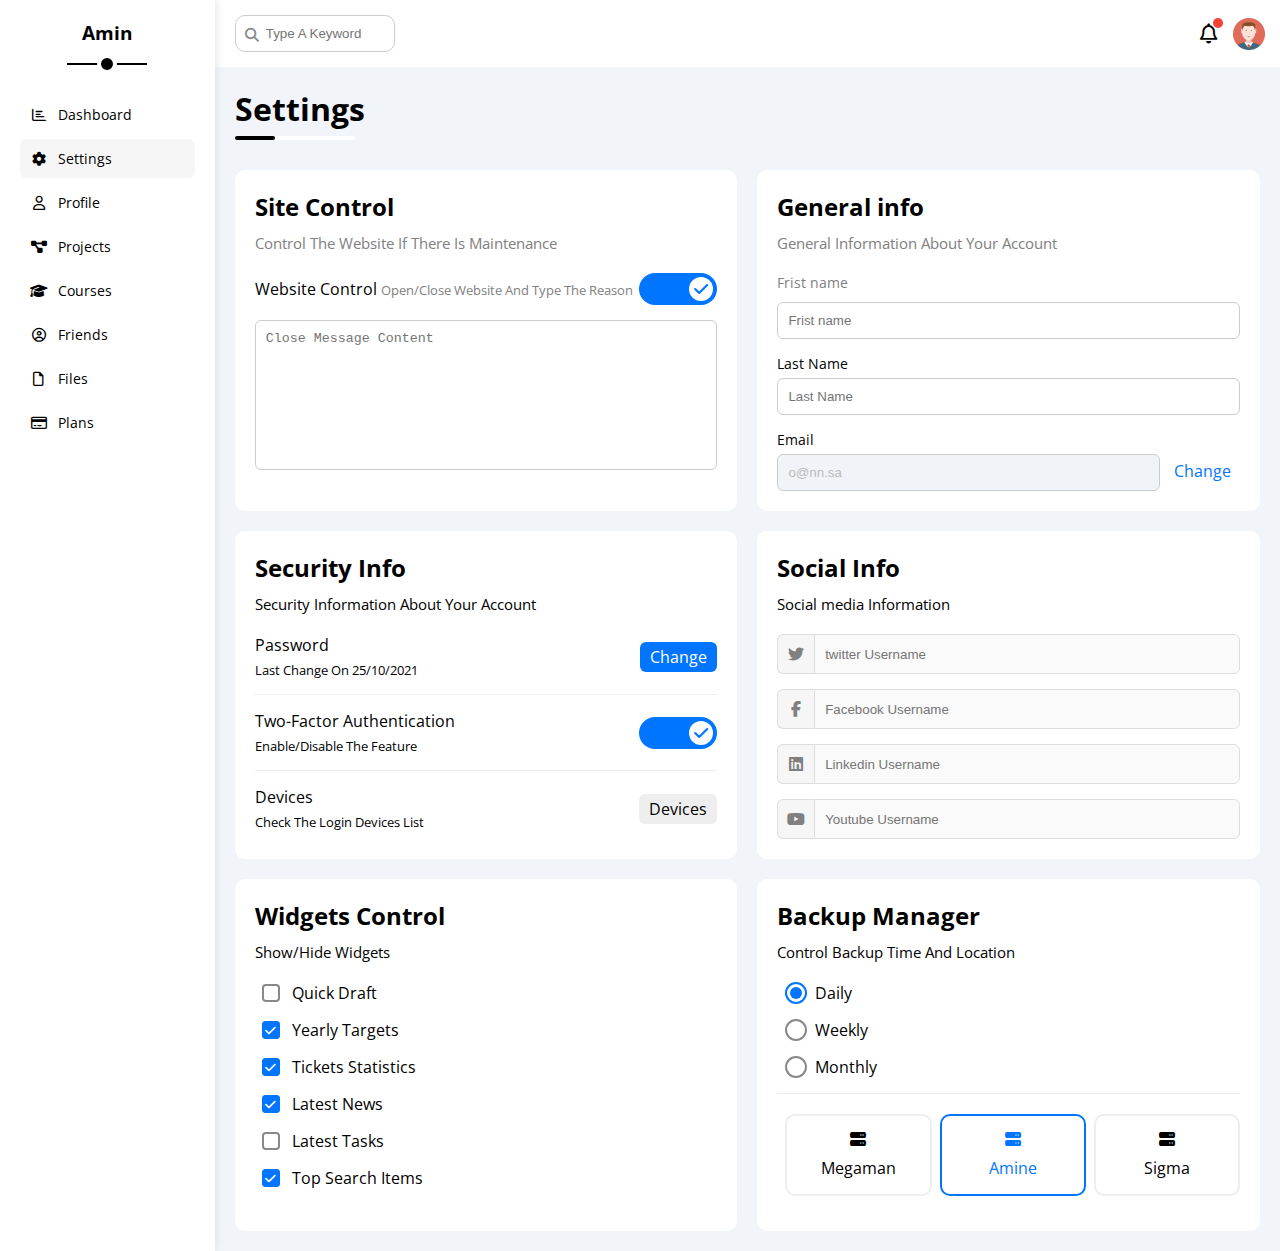
<file: settings.html>
<!DOCTYPE html>
<html lang="en">

<head>
    <meta charset="UTF-8" />
    <meta http-equiv="X-UA-Compatible" content="IE=edge" />
    <meta name="viewport" content="width=device-width, initial-scale=1.0" />
    <title>Settings</title>
    <link rel="stylesheet" href="./css/all.min.css">
    <link rel="stylesheet" href="./css/framework.css">
    <link rel="stylesheet" href="./css/stayel.css">
    <link rel="preconnect" href="https://fonts.googleapis.com">
    <link rel="preconnect" href="https://fonts.gstatic.com" crossorigin>
    <link href="https://fonts.googleapis.com/css2?family=Open+Sans:ital,wght@0,300..800;1,300..800&display=swap"
        rel="stylesheet">

<body>
    <div class="page d-flex">
        <div class="sidebar  bg-white p-20 p-relative">
            <h3 class=" p-relative txt-c mt-0">Amin</h3>
            <ul>
                <li>
                    <a class=" d-flex align-center fs-14  c-black rad-6 p-10" href=">index.html">
                        <i class="fa-regular fa-chart-bar fa-fw"></i>
                        <span>Dashboard</span>
                    </a>
                </li>
                <li>
                    <a class="active d-flex align-center fs-14 c-black rad-6 p-10" href="settings.html">
                        <i class="fa-solid fa-gear fa-fw"></i>
                        <span>Settings</span>
                    </a>
                </li>
                <li>
                    <a class="d-flex align-center fs-14 c-black rad-6 p-10" href="profile.html">
                        <i class="fa-regular fa-user fa-fw"></i>
                        <span>Profile</span>
                    </a>
                </li>
                <li>
                    <a class="d-flex align-center fs-14 c-black rad-6 p-10" href="projects.html">
                        <i class="fa-solid fa-diagram-project fa-fw"></i>
                        <span>Projects</span>
                    </a>
                </li>
                <li>
                    <a class="d-flex align-center fs-14 c-black rad-6 p-10" href="courses.html">
                        <i class="fa-solid fa-graduation-cap fa-fw"></i>
                        <span>Courses</span>
                    </a>
                </li>
                <li>
                    <a class="d-flex align-center fs-14 c-black rad-6 p-10" href="friends.html">
                        <i class="fa-regular fa-circle-user fa-fw"></i>
                        <span>Friends</span>
                    </a>
                </li>
                <li>
                    <a class="d-flex align-center fs-14 c-black rad-6 p-10" href="files.html">
                        <i class="fa-regular fa-file fa-fw"></i>
                        <span>Files</span>
                    </a>
                </li>
                <li>
                    <a class="d-flex align-center fs-14 c-black rad-6 p-10" href="plans.html">
                        <i class="fa-regular fa-credit-card fa-fw"></i>
                        <span>Plans</span>
                    </a>
                </li>
            </ul>
        </div>
        <div class="content w-full">
            <!-- start head -->
            <div class="head bg-white p-15 d-flex align-center between-flex">
                <div class="search p-relative">
                    <input class="p-10" type="search" placeholder="Type A Keyword">
                </div>
                <div class="icon d-flex align-center ">
                    <span class="notification p-relative  ">
                        <i class="fa-regular fa-bell fa-lg"></i>
                    </span>
                    <img src="./image/avatar.png" alt="">
                </div>
            </div>
            <!-- End head -->
            <h1 class="p-relative">Settings</h1>
            <div class="settings-page m-20 d-grid gap-20">

                <!-- start settings box -->
                <div class="p-20 bg-white rad-10">
                    <h2 class="mt-0 mb-10">Site Control</h2>
                    <p class="mt-0 mb-20 fs-15 c-gray">Control The Website If There Is Maintenance</p>
                    <div class="mb-15 between-flex">
                        <div>
                            <span>Website Control </span>
                            <span class="c-gray mt-5 mb-0 fs-13">Open/Close Website And Type The Reason</span>
                        </div>
                        <div>
                            <label>
                                <input class="toggle-checkbox" type="checkbox" checked>
                                <div class="toggle-switch"></div>
                            </label>
                        </div>
                    </div>
                    <textarea class="Close-message b-non p-10 rad-6 d-block w-full"
                        placeholder="Close Message Content"></textarea>
                </div>
                <!-- End settings box -->
                <!-- start settings box -->
                <div class="p-20 bg-white rad-10">
                    <h2 class="mt-0 mb-10">General info</h2>
                    <p class="mt-0 mb-20 fs-15 c-gray">General Information About Your Account</p>
                    <div class=" mb-15 ">
                        <label class="fs-14 c-gray d-block mb-10" for="Frist">Frist name</label>
                        <input class="b-none border-ccc p-10 rad-6 d-block w-full" type="text" id="Frist"
                            placeholder="Frist name">
                    </div>
                    <div class="mb-15">
                        <label class="fs-14 c-grey d-block mb-5" for="last">Last Name</label>
                        <input class="b-none border-ccc p-10 rad-6 d-block w-full" id="last" type="text"
                            placeholder="Last Name" />
                    </div>
                    <div>
                        <label class="fs-14 c-grey d-block mb-5" for="email">Email</label>
                        <input class="email b-none border-ccc p-10 rad-6 w-full mr-10" id="email" type="email"
                            value="o@nn.sa" disabled />
                        <a class="c-blue" href="#">Change</a>
                    </div>
                </div>
                <!-- End settings box -->
                <!-- start settings box -->
                <div class="p-20 bg-white rad-10">
                    <h2 class="mt-0 mb-10">Security Info</h2>
                    <p class="mt-0 mb-20 c-grey fs-15">Security Information About Your Account</p>
                    <div class="sec-box mb-15 between-flex">
                        <div>
                            <span>Password</span>
                            <p class="c-grey mt-5 mb-0 fs-13">Last Change On 25/10/2021</p>
                        </div>
                        <a class="button bg-blue c-white btn-shape" href="#">Change</a>
                    </div>
                    <div class="sec-box mb-15 between-flex">
                        <div>
                            <span>Two-Factor Authentication</span>
                            <p class="c-grey mt-5 mb-0 fs-13">Enable/Disable The Feature</p>
                        </div>
                        <label>
                            <input class="toggle-checkbox" type="checkbox" checked />
                            <div class="toggle-switch"></div>
                        </label>
                    </div>
                    <div class="sec-box between-flex">
                        <div>
                            <span>Devices</span>
                            <p class="c-grey mt-5 mb-0 fs-13">Check The Login Devices List</p>
                        </div>
                        <a class="bg-eee c-black btn-shape" href="#">Devices</a>
                    </div>
                </div>
                <!-- End settings box -->
                <!-- start settings box -->
                <div class=" social-boxses p-20 bg-white rad-10">
                    <h2 class="mt-0 mb-10">Social Info</h2>
                    <p class="mt-0 mb-20 c-grey fs-15">Social media Information</p>
                    <div class="d-flex align-center mb-15">
                        <i class="fa-brands fa-twitter center-flex c-gray"></i>
                        <input class="w-full" type="text" placeholder="twitter Username">
                    </div>
                    <div class="d-flex align-center mb-15">
                        <i class="fa-brands fa-facebook-f center-flex c-gray"></i>
                        <input class="w-full" type="text" placeholder="Facebook Username" />
                    </div>
                    <div class="d-flex align-center mb-15">
                        <i class="fa-brands fa-linkedin center-flex c-gray"></i>
                        <input class="w-full" type="text" placeholder="Linkedin Username" />
                    </div>
                    <div class="d-flex align-center">
                        <i class="fa-brands fa-youtube center-flex c-gray"></i>
                        <input class="w-full" type="text" placeholder="Youtube Username" />
                    </div>




                </div>
                <!-- End settings box -->
                <!-- start settings box -->
                <div class=" widgets-control p-20 bg-white rad-10">
                    <h2 class="mt-0 mb-10">Widgets Control</h2>
                    <p class="mt-0 mb-20 c-grey fs-15">Show/Hide Widgets</p>
                    <div class="control d-flex align-center mb-15 ">
                        <input type="checkbox" id="one">
                        <label for="one">Quick Draft</label>
                    </div>
                    <div class="control d-flex align-center mb-15">
                        <input type="checkbox" id="two" checked />
                        <label for="two">Yearly Targets</label>
                    </div>
                    <div class="control d-flex align-center mb-15">
                        <input type="checkbox" id="three" checked />
                        <label for="three">Tickets Statistics</label>
                    </div>
                    <div class="control d-flex align-center mb-15">
                        <input type="checkbox" id="four" checked />
                        <label for="four">Latest News</label>
                    </div>
                    <div class="control d-flex align-center mb-15">
                        <input type="checkbox" id="five" />
                        <label for="five">Latest Tasks</label>
                    </div>
                    <div class="control d-flex align-center mb-15">
                        <input type="checkbox" id="six" checked />
                        <label for="six">Top Search Items</label>
                    </div>




                </div>
                <!-- End settings box -->
                <!-- start settings box -->
                <div class="backup-control p-20 bg-white rad-10">
                    <h2 class="mt-0 mb-10">Backup Manager</h2>
                    <p class="mt-0 mb-20 c-grey fs-15">Control Backup Time And Location</p>
                    <div class="date d-flex align-center mb-15">
                        <input type="radio" name="time" id="daily" checked />
                        <label for="daily">Daily</label>
                    </div>
                    <div class="date d-flex align-center mb-15">
                        <input type="radio" name="time" id="weekly" />
                        <label for="weekly">Weekly</label>
                    </div>
                    <div class="date d-flex align-center mb-15">
                        <input type="radio" name="time" id="monthly" />
                        <label for="monthly">Monthly</label>
                    </div>
                    <div class="servers d-flex align-center txt-c">
                        <input type="radio" name="servers" id="server-one" />
                        <div class="server mb-15 rad-10 w-full">
                            <label class="d-block m-15" for="server-one">
                                <i class="fa-solid fa-server d-block mb-10"></i>
                                Megaman
                            </label>
                        </div>
                        <input type="radio" name="servers" id="server-two" checked />
                        <div class="server mb-15 rad-10 w-full">
                            <label class="d-block m-15" for="server-two">
                                <i class="fa-solid fa-server d-block mb-10"></i>
                                Amine
                            </label>
                        </div>
                        <input type="radio" name="servers" id="server-three" />
                        <div class="server mb-15 rad-10 w-full">
                            <label class="d-block m-15" for="server-three">
                                <i class="fa-solid fa-server d-block mb-10"></i>
                                Sigma
                            </label>
                        </div>
                    </div>
                </div>
                <!-- End settings box -->
            </div>


        </div>





    </div>


    </div>



</body>

</html>
</file>
<file: css/framework.css>
:root {
    --blue-color: #0075ff;
    --blue-alt-color: #0d69d5;
    --orange-color: #f59e0b;
    --green-color: #22c55e;
    --red-color: #f44336;
    --grey-color: #888;
  }
/* start box */
.p-absolute{
    position: absolute;
}
.d-flex {
    display: flex;
}
.align-center {
    align-items: center;
  }
  .f-warb{
    flex-wrap: wrap;
  }
  .d-grid{
    display: grid;
  }
  .gap-20{
    gap: 20px;
  }
  .d-block{
    display: block;
  }
  @media (max-width: 767px) {
    .block-mobile {
      display: block;
    }
    .hide-mobile {
      display: none;
    }
  }

/* End box */
/* start padding + margin */
.p-10{
    padding: 10px;
}
.p-20{
    padding: 20px;
}
.p-15{
    padding: 15px;
}
.pl-15{
    padding-left: 15px;
}
.pt-15{
    padding-top: 15px;
}
.pt-20{
    padding-top: 20px;
}
.pb-15{
    padding-bottom: 15px;
}
.pb-10{
    padding-bottom: 10px;
}
.pb-20{
    padding-bottom: 20px;
}
.m-20{
    margin: 20px;
}
.m-15{
    margin: 15px;
}
.mt-0{
    margin-top: 0;
}
.m-0{
    margin: 0;
}
.mr-10{
    margin-right: 10px;
}
.mr-15{
    margin-right: 15px;
}
.mt-10{
    margin-top: 10px;
}
.mt-5{
    margin-top: 5px;
}
.mt-15{
    margin-top: 15px;
}
.mt-20{
    margin-top: 20px;
}
.mt-25{
    margin-top: 25px;
}

.mb-0{
    margin-bottom: 0;
}
.mb-5{
    margin-bottom: 5px;
}
.mb-10{
    margin-bottom: 10px;
}
.mb-15{
    margin-bottom: 15px;
}
.mb-20{
    margin-bottom: 20px;
}
.mb-25{
    margin-bottom: 25px;
}
.mb-10{
    margin-bottom: 10px;
}
/* End padding + margin */
/* Start color */
.bg-white{
    background-color: white;
}
.c-black{
    color: black;
}
.bg-eee{
    background-color: #eee;
}
.bg-red{
    background-color: var(--red-color);
}
.bg-blue{
    background-color: var(--blue-color);
}
.c-gray{
    color: grey;
}
.c-white{
    color: white;
}
.c-blue {
    color: var(--blue-color);
  }
 .c-green{
    color: var(--green-color);
 } 
 .bg-green{
    background-color: var(--green-color);
 }
 .c-orange{
    color: var(--orange-color);
 }
 .bg-orange{
    background-color: var(--orange-color);
 }

/* End color */
/* start position */
.p-relative{
    position: relative;
}
/* End position */
/* start font */
.txt-c{
    text-align: center;
}
.fs-13{
    font-size: 13px;
}
.fs-14{
    font-size: 14px;
}
.fs-15{
    font-size: 15px;
}
.fs-25{
    font-size: 25px;
}
.fw-bold{
    font-weight: bold;
}
@media (max-width: 767px) {
    .txt-c-mobile {
      text-align: center;
    }
  }
  @media(max-width:767px){
    .hide-mobile{
        padding-bottom: 30px;
    }
}
/* End font */
/* start border */
.rad-6{
    border-radius: 6px;
}
.rad-10{
    border-radius: 10px;
}
.rad{
    border: 1px solid #ccc;
}
.rad-10{
border-radius: 10px;
}
.rad-half{
    border-radius: 50%;
}
.b-none{
    border: none;
}
.border-ccc{
    border: 1px solid #ccc;
}
.border-eee{
    border: 1px solid #eee;
}
/* End border */
/* start width + height */
.w-100{
    width: 100px;
}
.h-100{
    height: 100px;
}
.w-full{
    width: 100%;
}
.w-fit{
    width: fit-content;
}
.h-full{
    height: 100%;
}
/* End width + height */
/* start components */
.center-flex{
    display: flex;
    align-items: center;
    justify-content: center;
}
.between-flex{
    display: flex;
    align-items: center;
    justify-content: space-between;
}
.btn-shape{
    padding: 4px 10px;
    border-radius: 6px;

} 

/* End components */
</file>
<file: css/stayel.css>
* {
    box-sizing: border-box;
}

:root {
    --blue-color: #0075ff;
    --blue-alt-color: #0d69d5;
    --orange-color: #f59e0b;
    --green-color: #22c55e;
    --red-color: #f44336;
    --grey-color: #888;
}

body {
    margin: 0;
    font-family: "Open Sans", sans-serif;
}

*:focus {
    outline: none;
}

a {
    text-decoration: none;
}

.page {
    background-color: #f1f5f9;
    min-height: 100vh;
}

ul {
    list-style: none;
    padding: 0;
}

::-webkit-scrollbar {
    width: 15px;
}

::-webkit-scrollbar-track {
    background-color: white;
}

::-webkit-scrollbar-thumb {
    background-color: var(--blue-color);
}

::-webkit-scrollbar-thumb:hover {
    background-color: var(--blue-alt-color);
}

/* start sidebar */
.sidebar {
    width: 250px;
    box-shadow: 0 0 10px #ddd;
}

.sidebar>h3 {
    margin-bottom: 50px;
}

.sidebar>h3::before,
.sidebar>h3::after {
    content: "";
    background-color: black;
    transform: translateX(-50%);
    position: absolute;
    left: 50%;
}

.sidebar>h3::before {
    width: 80px;
    height: 2px;
    bottom: -20px;
}

.sidebar>h3::after {
    bottom: -29px;
    width: 12px;
    height: 12px;
    border-radius: 50%;
    border: 4px solid white;
}


.sidebar ul li a {
    margin-bottom: 5px;
    transition: 0.3s;
}

.sidebar ul li a:hover,
.sidebar ul li a.active {
    background-color: #f6f6f6;
}

.sidebar ul li a span {
    font-size: 14px;
    margin-left: 10px;
}

@media(max-width:767px) {
    .sidebar {
        width: 62px;
        padding: 10px;
    }

    .sidebar ul li a span {
        display: none;
    }

    .sidebar>h3 {
        font-size: 13px;
        margin-bottom: 15px;
    }

    .sidebar>h3::before,
    .sidebar>h3::after {
        display: none;
    }
}

/* End sidebar */
/* start content head */
.content {
    overflow: hidden;
}

.head .search::before {
    font-family: var(--fa-style-family-classic);
    content: "\f002";
    font-weight: 900;
    position: absolute;
    left: 15px;
    top: 50%;
    transform: translateY(-50%);
    font-size: 14px;
    color: var(--grey-color);
}


.head .search input {
    border: 1px solid #ccc;
    border-radius: 10px;
    margin-left: 5px;
    padding-left: 30px;
    width: 160px;
    transition: width 0.3s;
}

.head .search input:focus {
    width: 200px;
}

.head .search input:focus::placeholder {
    opacity: 0;
}

.head .icon .notification::before {
    content: "";
    position: absolute;
    height: 10px;
    width: 10px;
    background-color: var(--red-color);
    border-radius: 50%;
    right: -5px;
    top: -5px;
}

.head .icon img {
    width: 32px;
    height: 32px;
    margin-left: 15px;
    cursor: pointer;
}

.page h1 {
    margin: 20px 20px 40px;
}

.page h1::before,
.page h1::after {
    content: "";
    height: 4px;
    position: absolute;
    bottom: -10px;
    left: 0;
    border-radius: 4px;
}

.page h1::before {
    background-color: white;
    width: 120px;
}

.page h1::after {
    background-color: black;
    width: 40px;
}

.wrappre {
    grid-template-columns: repeat(auto-fill, minmax(450px, 1fr));
    margin-left: 20px;
    margin-right: 20px;
    margin-bottom: 20px;
}

@media(max-width:767px) {
    .wrappre {
        grid-template-columns: minmax(200px, 1fr);
        margin-left: 10px;
        margin-right: 10px;
        gap: 10px;
    }
}

/* End content head */
/* Start welcome widget */
.welcome {
    overflow: hidden;
}

.welcome .intro img {
    width: 200px;
    margin-bottom: -10px;
}

.welcome .avatar {
    width: 64px;
    height: 64px;
    border: 2px solid white;
    border-radius: 50%;
    padding: 3px;
    box-shadow: 0 0 5px #ddd;
    margin-left: 20px;
    margin-top: -32px;
}

.welcome .body {
    border: 1px solid #eee;
    border-bottom: 1px solid #eee;
}

.welcome .body>div {
    flex: 1;
}

.welcome .visit {
    margin: 0 15px 15px auto;
    transition: 0.3s;
}

.welcome .visit:hover {
    background-color: var(--blue-alt-color);
}

@media(max-width:767px) {
    .welcome .intro {
        padding-bottom: 30px;
    }

    .welcome .avatar {
        margin-left: 0;
    }

    .welcome .body>div:not(:last-child) {
        margin-bottom: 20px;
    }
}

/* End welcome widget */
/* Start Quick Draft Widget */
.quick-drafet textarea {
    resize: none;
    min-height: 180px;
}

.quick-drafet .save {
    margin-left: auto;
    transition: 0.3s;
    cursor: pointer;
}

.quick-drafet .save:hover {
    background-color: var(--blue-alt-color);
}

/* End Quick Draft Widget */
/* Start Targets */
.targets .target-row .icon {
    width: 80px;
    height: 80px;
    margin-right: 15px;
}

.targets .details {
    flex: 1;
}

.targets .details .progress {
    height: 4px;
}

.targets .details .progress>span {
    position: absolute;
    left: 0;
    top: 0;
    height: 100%;
}

.targets .details .progress>span span {
    position: absolute;
    bottom: 16px;
    right: -16px;
    color: white;
    padding: 2px 5px;
    border-radius: 6px;
    font-size: 13px;
}

.targets .details .progress>span span::after {
    content: "";
    border-color: transparent;
    border-width: 5px;
    border-style: solid;
    position: absolute;
    bottom: -10px;
    left: 50%;
    transform: translateX(-50%);
}

.targets .details .progress>.blue span::after {
    border-top-color: var(--blue-color);
}

.targets .details .progress>.orange span::after {
    border-top-color: var(--orange-color);
}

.targets .details .progress>.green span::after {
    border-top-color: var(--green-color);
}

.blue .icon,
.blue .progress {
    background-color: rgb(0 117 255 / 20%);
}

.orange .icon,
.orange .progress {
    background-color: rgb(245 158 11 / 20%);
}

.green .icon,
.green .progress {
    background-color: rgb(34 197 94 / 20%);
}

/* End Targets */
/* start tickets */
.ticktes .box {
    border: 1px solid #ccc;
    width: calc(50% - 10px);
}

@media(max-width:767px) {
    .ticktes .box {
        width: 100%;

    }
}

/* end tickets */
/* start latest News */
/* start latest News */
.latest-News .news-row:not(:last-of-type) {
    margin-bottom: 20px;
    padding-bottom: 20px;
    border-bottom: 1px solid #eee;
}


.latest-News .news-row img {
    width: 100px;
    border-radius: 6px;
    margin-right: 15px;
}


.latest-News .info {
    flex-grow: 1;
}

.latest-News .info h3 {
    margin: 0 0 6px;
    font-size: 16px;
}

@media(max-width:767px) {
    .latest-News .news-row {
        display: block;
    }

    .latest-News .news-row .label {
        width: fit-content;
        margin: 10px auto;
    }
}

/* end latest News */
/* start tasks */
.tasks .task-row:not(:last-of-type) {
    margin-bottom: 15px;
    padding-bottom: 15px;
    border-bottom: 1px solid #eee;
}


.tasks .info {
    flex-grow: 1;
}

.tasks .done {
    opacity: 0.3;
}

.tasks .done h3,
.tasks .done p {
    text-decoration: line-through;
}

.tasks .delete {
    cursor: pointer;
    transition: 0.3s;
}

.tasks .delete:hover {
    color: var(--red-color);
}

/* End tasks */
/* Start Quick Draft Widget */

.latest-uploads ul li:not(:last-child) {
    border-bottom: 1px solid #eee;
}

.latest-uploads ul li img {
    width: 40px;
    height: 40px;
}

/* End Quick Draft Widget */

/*  Start last project */
.last-project ul::before {
    content: "";
    position: absolute;
    left: 11px;
    width: 2px;
    height: 100%;
    background-color: var(--blue-color);

}

.last-project ul li::before {
    content: "";
    width: 20px;
    height: 20px;
    display: block;
    border-radius: 50%;
    background-color: white;
    border: 2px solid white;
    outline: 2px solid var(--blue-color);
    margin-right: 15px;
    z-index: 1;
}

.last-project ul li.done::before {
    content: "";
    background-color: var(--blue-color);
    z-index: 1;
}

.last-project ul li.current::before {
    animation: change-color 0.8s infinite alternate;
}

.last-project .lanch-icon {
    position: absolute;
    width: 160px;
    right: 0;
    bottom: 0;
    opacity: 0.1;
}

/* End  last project  */
/*  start Reminders  */
.reminders ul li .key {
    width: 15px;
    height: 15px;
}

.reminders ul li>.blue {
    border-left: 2px solid var(--blue-color);
}

.reminders ul li>.green {
    border-left: 2px solid var(--green-color);
}

.reminders ul li>.orange {
    border-left: 2px solid var(--orange-color);
}

.reminders ul li>.red {
    border-left: 2px solid var(--red-color);
}

/*  End Reminders  */
/* Start lastest post */
.lastes-post .avatar {
    width: 48px;
    height: 48px;
}

.lastes-post .post-content {
    text-transform: capitalize;
    line-height: 1.8;
    border-top: 1px solid #eee;
    border-bottom: 1px solid #eee;
    min-height: 140px;
}

/* End lastest post */
/* Start social media widget */
.social-media .box {
    padding-left: 70px;

}

.social-media .box i {
    position: absolute;
    left: 0;
    top: 0;
    width: 53px;
    transition: 0.3s;
}

.social-media .box i:hover {
    transform: rotate(5deg);
}

.social-media .twitter {
    background-color: rgb(29 161 242 / 20%);
    color: #1da1f2;
}

.social-media .twitter i,
.social-media .twitter a {
    background-color: #1da1f2;
}

.social-media .facebook {
    background-color: rgb(24 119 242 / 20%);
    color: #1da1f2;
}

.social-media .facebook i,
.social-media .facebook a {
    background-color: #1877f2;
}

.social-media .youtube {
    background-color: rgb(255 0 0 / 20%);
    color: #ff0000;
}

.social-media .youtube i,
.social-media .youtube a {
    background-color: #ff0000;
}

.social-media .linkedin {
    background-color: rgb(0 119 181 / 20%);
    color: #0077b5;
}

.social-media .linkedin i,
.social-media .linkedin a {
    background-color: #0077b5;
}

/* End social media widget */
/* Start projects table */
.Projects .responsive-table {
    overflow-x: auto;
    border-spacing: 0;
}

.Projects table {
    min-width: 1000px;
}

.Projects thead td {
    background-color: #eee;
    font-weight: bold;

}

.Projects table td {
    padding: 15px;
}

.Projects tbody td {
    border-bottom: 1px solid #eee;
    border-left: 1px solid #eee;
}

.Projects tbody tr:hover td {
    background-color: #fafafa;
}

.Projects table tbody tr td:last-child {
    border-right: 1px solid#eee;
}

.Projects table img {
    width: 40px;
    height: 40px;
    padding: 2px;
    border-radius: 50%;
    background: white;

}

.Projects table img:not(:first-child) {
    margin-left: -20px;
}

/* Start projects table */
/* Start settings */
.settings-page {
    grid-template-columns: repeat(auto-fill, minmax(500px, 1fr));
}

@media(max-width:767px) {
    .settings-page {
        grid-template-columns: minmax(500px, 1fr);
        margin-left: 10px;
        margin-right: 10px;
        gap: 10px;
    }
}

.settings-page .Close-message {
    border: 1px solid #ccc;
    resize: none;
    min-height: 150px;
}

.settings-page .email {
    display: inline-flex;
    width: calc(100% - 80px);

}

.settings-page .sec-box:not(:last-of-type) {
    padding-bottom: 15px;
    border-bottom: 1px solid #eee;
}

.settings-page .sec-box .button {
    transition: 0.3s;

}

.settings-page .sec-box .button:hover {
    background-color: var(--blue-alt-color);

}

.settings-page .social-boxses i {
    width: 40px;
    height: 40px;
    background-color: #f6f6f6;
    border: 1px solid #ddd;
    border-right: none;
    border-radius: 6px 0 0 6px;
    transition: 0.3s;
}

.settings-page .social-boxses input {
    height: 40px;
    border-left: none;
    border: 1px solid #ddd;
    background-color: #fafafa;
    padding-left: 10px;
    border-radius: 0 6px 6px 0;
}

.settings-page .social-boxses>div:focus-within i {
    color: black;
}

.widgets-control .control input[type="checkbox"] {
    -webkit-appearance: none;
    appearance: none;
}

.widgets-control .control label {
    padding-left: 30px;
    cursor: pointer;
    position: relative;
}

.widgets-control .control label::before {
    content: "";
    position: absolute;
    left: 0;
    border-radius: 4px;
    top: 50%;
    width: 14px;
    height: 14px;
    border: 2px solid var(--grey-color);
    margin-top: -9px;
}

.widgets-control .control label:hover:before {
    border-color: var(--blue-color);
}

.widgets-control .control label::after {
    font-family: var(--fa-style-family-classic);
    content: "\f00c";
    font-weight: 900;
    position: absolute;
    left: 0;
    top: 50%;
    margin-top: -9px;
    border-radius: 4px;
    color: white;
    background-color: var(--blue-color);
    font-size: 12px;
    width: 18px;
    height: 18px;
    display: flex;
    justify-content: center;
    align-items: center;
    transform: scale(0) rotate(360deg);
    transition: 0.3s;
}

.widgets-control .control input[type="checkbox"]:checked+label::after {
    transform: scale(1);
}

.backup-control input[type="radio"] {
    -webkit-appearance: none;
    appearance: none;
}

.backup-control .date label {
    padding-left: 30px;
    cursor: pointer;
    position: relative;
}

.backup-control .date label::before {
    content: "";
    position: absolute;
    top: 50%;
    left: 0;
    margin-top: -11px;
    width: 18px;
    height: 18px;
    border: 2px solid var(--grey-color);
    border-radius: 50%;

}

.backup-control .date label::after {
    content: "";
    position: absolute;
    left: 5px;
    top: 5px;
    width: 12px;
    height: 12px;
    background-color: var(--blue-color);
    border-radius: 50%;
    transition: 0.3s;
    transform: scale(0);
}

.backup-control .date input[type="radio"]:checked+label::after {
    transform: scale(1);
}

.backup-control .date input[type="radio"]:checked+label::before {
    border-color: var(--blue-color);
}

.backup-control .servers {
    border-top: 1px solid #eee;
    padding-top: 20px;
}

@media(max-width:767px) {
    .backup-control .servers {
        flex-wrap: wrap;
    }
}

.backup-control .servers .server {
    border: 2px solid #eee;
    position: relative;
}

.backup-control .servers .server label {
    cursor: pointer;
}

.backup-control .servers input[type="radio"]:checked+.server {
    border-color: var(--blue-color);
    color: var(--blue-color);
}

.toggle-checkbox {
    -webkit-appearance: none;
    appearance: none;
    display: none;
}

.toggle-switch {
    background-color: #ccc;
    width: 78px;
    height: 32px;
    border-radius: 16px;
    position: relative;
    transition: 0.3s;
    cursor: pointer;
}

.toggle-switch::before {
    font-family: var(--fa-style-family-classic);
    content: "\f00d";
    font-weight: 900;
    background-color: white;
    width: 24px;
    height: 24px;
    border-radius: 50%;
    position: absolute;
    left: 4px;
    top: 4px;
    display: flex;
    align-items: center;
    justify-content: center;
    color: #aaa;
    transition: 0.3s;
}


.toggle-checkbox:checked+.toggle-switch {
    background-color: var(--blue-color);
}

.toggle-checkbox:checked+.toggle-switch::before {
    left: 50px;
    content: "\f00c";
    color: var(--blue-color);
}

.settings-page :disabled {
    cursor: no-drop;
    background-color: #f0f4f8;
    color: #bbb;
}

/* End settings */
/* start profile page */
@media(max-width:767px) {
    .profile-page .over-view {
        flex-direction: column;
    }
}

.profile-page .avatar-box {
    width: 300px;
    border-right: 1px solid #eee;
}

@media(min-width:768px) {
    .profile-page .avatar-box {
        border-right: 1px solid #eee;
    }
}

.profile-page .avatar-box>img {
    width: 120px;
    height: 120px;

}

.profile-page .avatar-box .level {
    height: 6px;
    overflow: hidden;
    margin: auto;
    width: 70%;
}

.profile-page .avatar-box .level span {
    position: absolute;
    left: 0;
    top: 0;
    height: 100%;
    background-color: var(--blue-color);
    border-radius: 6px;
}

.profile-page .info-box .box {
    flex-wrap: wrap;
    border-bottom: 1px solid #eee;
    transition: 0.3s;
}

.profile-page .info-box .box:hover {
    background-color: #f9f9f9;
}

.profile-page .info-box .box>div {
    min-width: 250px;
    padding: 10px 0 0;
}

.profile-page .info-box h4 {
    font-weight: normal;
}

/* Start Training Code */
.profile-page .info-box .toggle-switch {
    height: 20px;
}

@media (max-width: 767px) {
    .profile-page .info-box .toggle-switch {
        margin: auto;
    }
}

.profile-page .info-box .toggle-switch::before {
    width: 12px;
    height: 12px;
    font-size: 8px;
}

.profile-page .info-box .toggle-checkbox:checked+.toggle-switch::before {
    left: 62px;
}

/* End Training Code */
@media(max-width:767px) {
    .profile-page .other-date {
        flex-direction: column;
    }
}

.profile-page .skills-cards {
    flex-grow: 1;
}

.profile-page .skills-cards ul li {
    padding: 15px 0;
}

.profile-page .skills-cards ul li span {
    display: inline-flex;
    padding: 4px 10px;
    background-color: #eee;
    border-radius: 6px;
    font-size: 14px;
}

.profile-page .skills-cards ul li span:not(:last-child) {
    margin-right: 5px;
}

.profile-page .skills-cards ul li:not(:last-child) {
    border-bottom: 1px solid #eee;
}

.profile-page .activites {
    flex-grow: 2;
}

.profile-page .activity:not(:last-child) {
    border: 1px solid #eee;
    padding-bottom: 20px;
    margin-bottom: 20px;
}

.profile-page .activity img {
    width: 64px;
    height: 64px;
    border-radius: 50%;
    margin-right: 10px;
}

@media(min-width:768px) {
    .profile-page .activity .date {
        margin-left: auto;
        text-align: right;
    }
}

@media(max-width:767px) {
    .profile-page .activity {
        flex-direction: column;
    }

    .profile-page .activity .date {
        margin-top: 15px;
    }

    .profile-page .activity img {
        margin-right: 0;
        margin-bottom: 15px;
    }
}

/* End profile page */
/* Start projects page */
.projects-page {
    grid-template-columns: repeat(auto-fill, minmax(500px, 1fr));
}

@media(max-width:767px) {
    .projects-page {
        grid-template-columns: minmax(200px, 1fr);
        margin-left: 10px;
        margin-right: 10px;
        gap: 10px;
    }
}

.projects-page .project .date {
    position: absolute;
    right: 10px;
    top: 10px;
}

.projects-page .project h4 {
    font-weight: normal;
}

.projects-page .project .team {
    position: relative;
    min-height: 80px;
}

.projects-page .project .team a {
    position: absolute;
    left: 0;
    bottom: 0;
}

.projects-page .project .team a:nth-child(2) {
    left: 25px;
}

.projects-page .project .team a:nth-child(3) {
    left: 50px;
}

.projects-page .project .team a:nth-child(4) {
    left: 75px;
}

.projects-page .project .team a:nth-child(5) {
    left: 100px;
}

.projects-page .project .team a:hover {
    z-index: 1000;
}

.projects-page .project .team img {
    width: 40px;
    height: 40px;
    border-radius: 50%;
    border: 2px solid white;
}

.projects-page .project .do {
    justify-content: flex-end;
    border-top: 1px solid #eee;
    padding-top: 15px;
    margin-top: 15px;
}

@media(max-width:767px) {
    .projects-page .project .do {
        flex-direction: column;
    }
}

.projects-page .project .do span {
    padding: 3px 8px;
    margin-left: 5px;
    width: fit-content;
}

@media(max-width:767px) {
    .projects-page .project .do span:not(:last-child) {
        margin-bottom: 15px;
    }

    .projects-page .project .info {
        flex-direction: column;
    }

    .projects-page .project .prog {
        margin-bottom: 10px;
    }
}


.projects-page .project .info {
    border-top: 1px solid #eee;
    margin-top: 15px;
    padding-top: 15px;
}

.projects-page .project .prog {
    height: 8px;
    width: 260px;
    position: relative;
    border-radius: 6px;

}

.projects-page .project .prog span {
    position: absolute;
    left: 0;
    top: 0;
    height: 100%;
    border-radius: 6px;

}

/* End projects page */
/* start courses-page */
.courses-page {
    grid-template-columns: repeat(auto-fill, minmax(300px, 1fr));

}

@media(max-width:767px) {
    .courses-page {
        grid-template-columns: minmax(200px, 1fr);
        margin-left: 10px;
        margin-right: 10px;
        gap: 10px;
    }
}

.courses-page .course {
    overflow: hidden;
}

.courses-page .course .cover {
    max-width: 100%;
}

.courses-page .course .instructor {
    position: absolute;
    width: 64px;
    height: 64px;
    border-radius: 50%;
    border: 2px solid #eee;
    top: 20px;
    left: 20px;
}

.courses-page .course .info {
    border: 1px solid #eee;
    font-size: 13px;
}

.courses-page .course .info .title {
    position: absolute;
    left: 50%;
    transform: translateX(-50%);
    font-size: 13px;
    top: -13px;
    height: 27px;
    cursor: pointer;
}

.courses-page .course .description {
    line-height: 1.6;
}

/* End courses-page */
/* start Friend page */
.friends-page {
    grid-template-columns: repeat(auto-fill, minmax(300px, 1fr));
}

@media(max-width:767px) {
    .friends-page {
        grid-template-columns: minmax(200px, 1fr);
        margin-left: 10px;
        margin-right: 10px;
        gap: 10px;
    }
}

.friends-page .contact {
    position: absolute;
    left: 10;
    top: 10px;
}

.friends-page .contact i {
    background-color: #eee;
    padding: 10px;
    border-radius: 50%;
    color: #666;
    font-size: 13px;
    cursor: pointer;
    transition: 0.3s;
}

.friends-page .contact i:hover {
    background-color: var(--blue-color);
    color: white;
}

.friends-page .friend .icons {
    border-top: 1px solid #eee;
    border-bottom: 1px solid #eee;
    margin-top: 10px;
    margin-bottom: 15px;
    padding-top: 15px;
    padding-bottom: 15px;
}

.friends-page .friend .icons i {
    margin-right: 5px;
}

.friends-page .friend .icons .vip {
    position: absolute;
    right: 0;
    top: 50%;
    transform: translateY(-50%);
    font-size: 40px;
    opacity: 0.2;
}

/* End Friend page */
/* start files page  */

.files-page {
    flex-direction: row-reverse;
    align-items: flex-start;
}

@media(max-width:767px) {
    .files-page {
        flex-direction: column;
        align-items: normal;
    }
}

.files-page .files-stats {
    min-width: 260px;
}

.files-page .files-stats .icon {
    width: 40px;
    height: 40px;
    margin-right: 10px;

}


.files-page .files-stats .size {
    margin-left: auto;
}

.files-page .files-stats .blue {
    background-color: rgb(0 117 255 / 20%);
}

.files-page .files-stats .green {
    background-color: rgb(34 197 94 / 20%);
}

.files-page .files-stats .red {
    background-color: rgb(244 67 54 / 20%);
}

.files-page .files-stats .orange {
    background-color: rgb(245 158 11 / 20%);
}



.files-page .files-stats .upload {
    margin: 15px auto 0;
    padding: 10px 15px;
    transform: 0.3s;

}

.files-page .files-stats .upload:hover {
    background-color: var(--blue-alt-color);
}

.files-page .files-stats .upload:hover i {
    animation: go-up 0.8s infinite;
}

.files-page .files-content {
    flex: 1;
    grid-template-columns: repeat(auto-fill, minmax(200px, 1fr));
}

.files-page .files-content img {
    width: 64px;
    height: 64px;
    transition: 0.3s;
}

.files-page .files-content .file:hover img {
    transform: rotate(5deg);
}

.files-page .files-content .info {
    border-top: 1px solid #eee;
}


/* end files page  */
/* start plans  */
.plans-page {
    grid-template-columns: repeat(auto-fill, minmax(450px, 1fr));
}

@media(max-width:767px) {
    .plans-page {
        grid-template-columns: minmax(250px, 1fr);
        margin-left: 10px;
        margin-right: 10px;
        gap: 10px;
    }
}

.plans-page .plan .top {
    border: 3px solid white;
    outline: 3px solid transparent;
}

.plans-page .plan.green .top {
    outline-color: var(--green-color);
}

.plans-page .plan.blue .top {
    outline-color: var(--blue-color)
}

.plans-page .plan.orange .top {
    outline-color: var(--orang-color)
}

.plans-page .plan .price {
    position: relative;
    font-size: 40px;
    font-weight: bold;
    width: fit-content;
    margin: auto;
}

.plans-page .plan .price span {
    position: absolute;
    left: -20px;
    top: 0;
    font-size: 25px;
}


.plans-page .plan  ul li {
    padding: 15px 0;
    display: flex;
    align-items: center;
    font-size: 15px;
    border-bottom: 1px solid #eee;
}

.plans-page .plan  ul li .yes {
    color: var(--green-color);
}

.plans-page .plan  ul li i:not(.yes, .help) {
    color: var(--red-color);
}
.plans-page .plan  ul li i:first-child{
    font-size: 18px;
    margin-right: 5px;
}
.plans-page .plan  ul li .help{
color: var(--grey-color);
margin-left: auto;
cursor: pointer;
}

/* End plans  */
/* start animation */

@keyframes change-color {
    100% {
        background-color: var(--blue-alt-color);
    }
}

@keyframes go-up {

    0%,
    100% {
        transform: translateY(0);
    }

    50% {
        transform: translateY(-5px);
    }

}

/* end animation */
</file>
